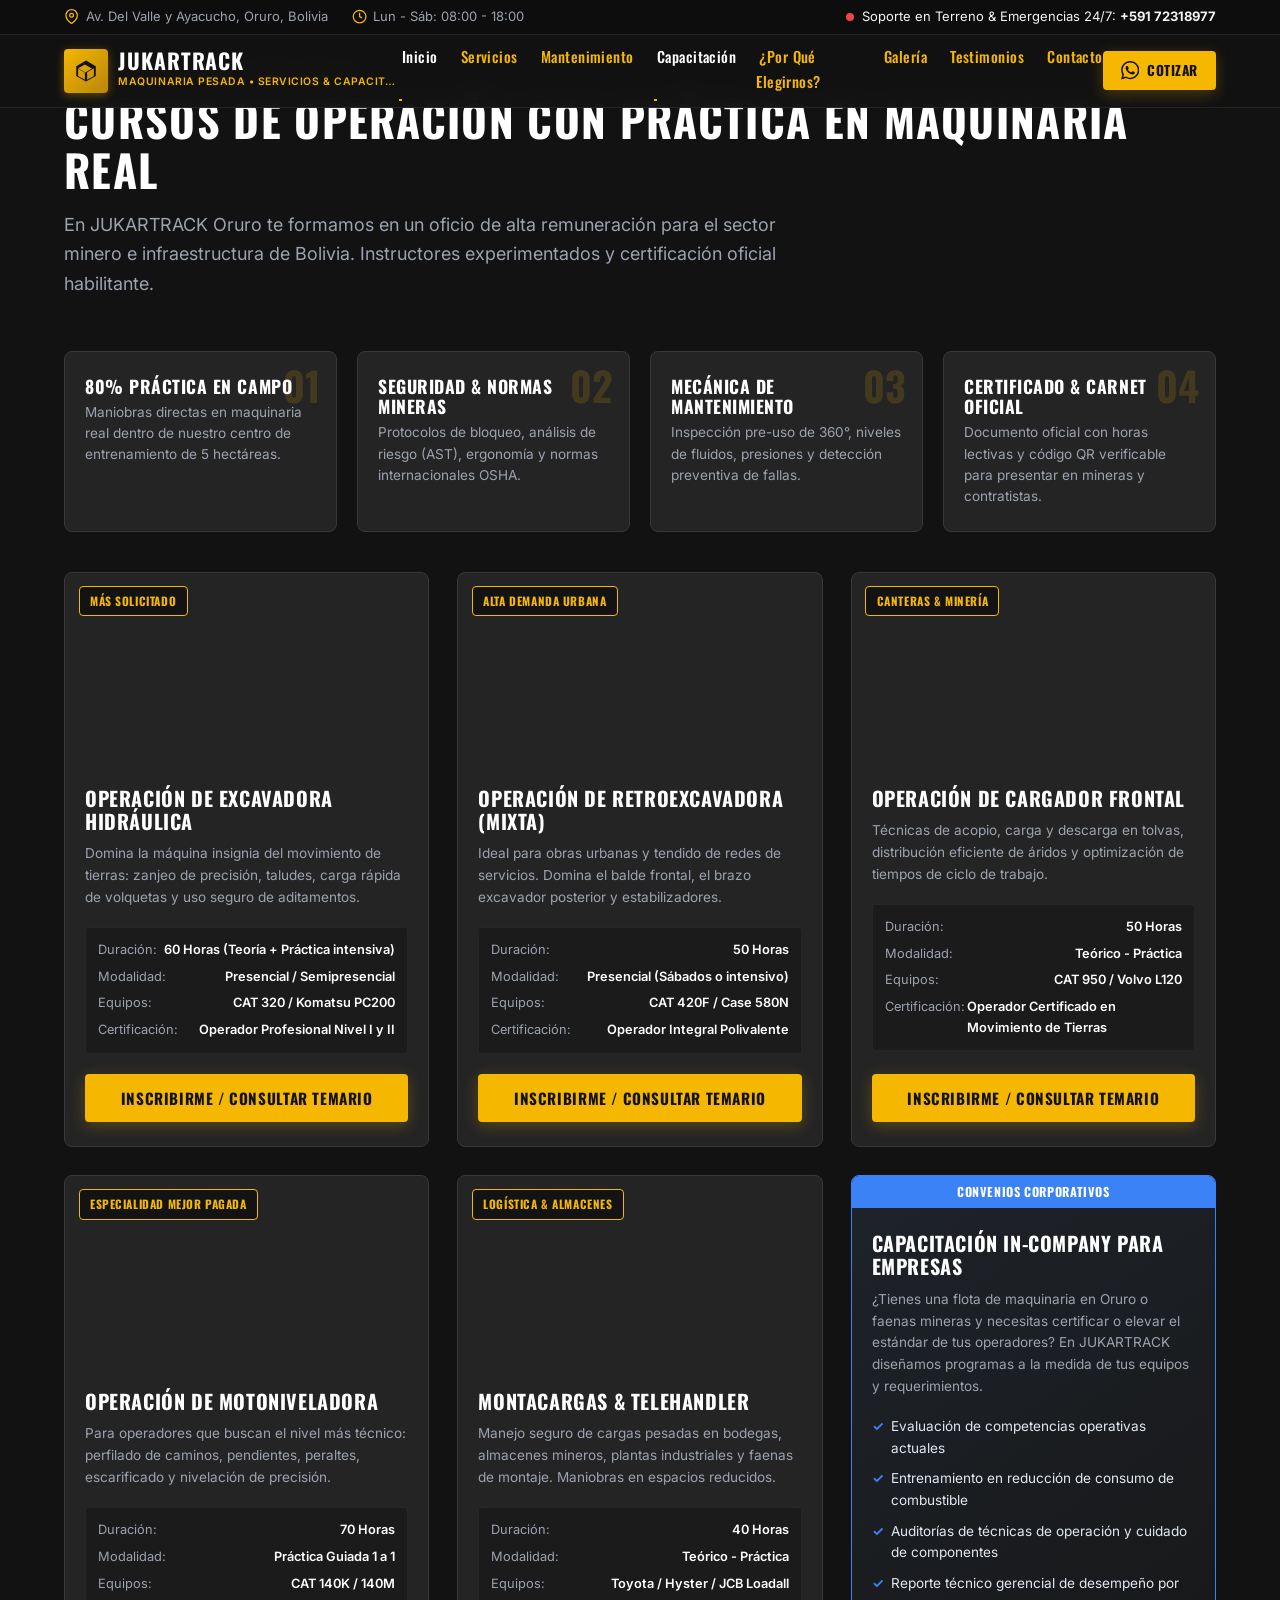
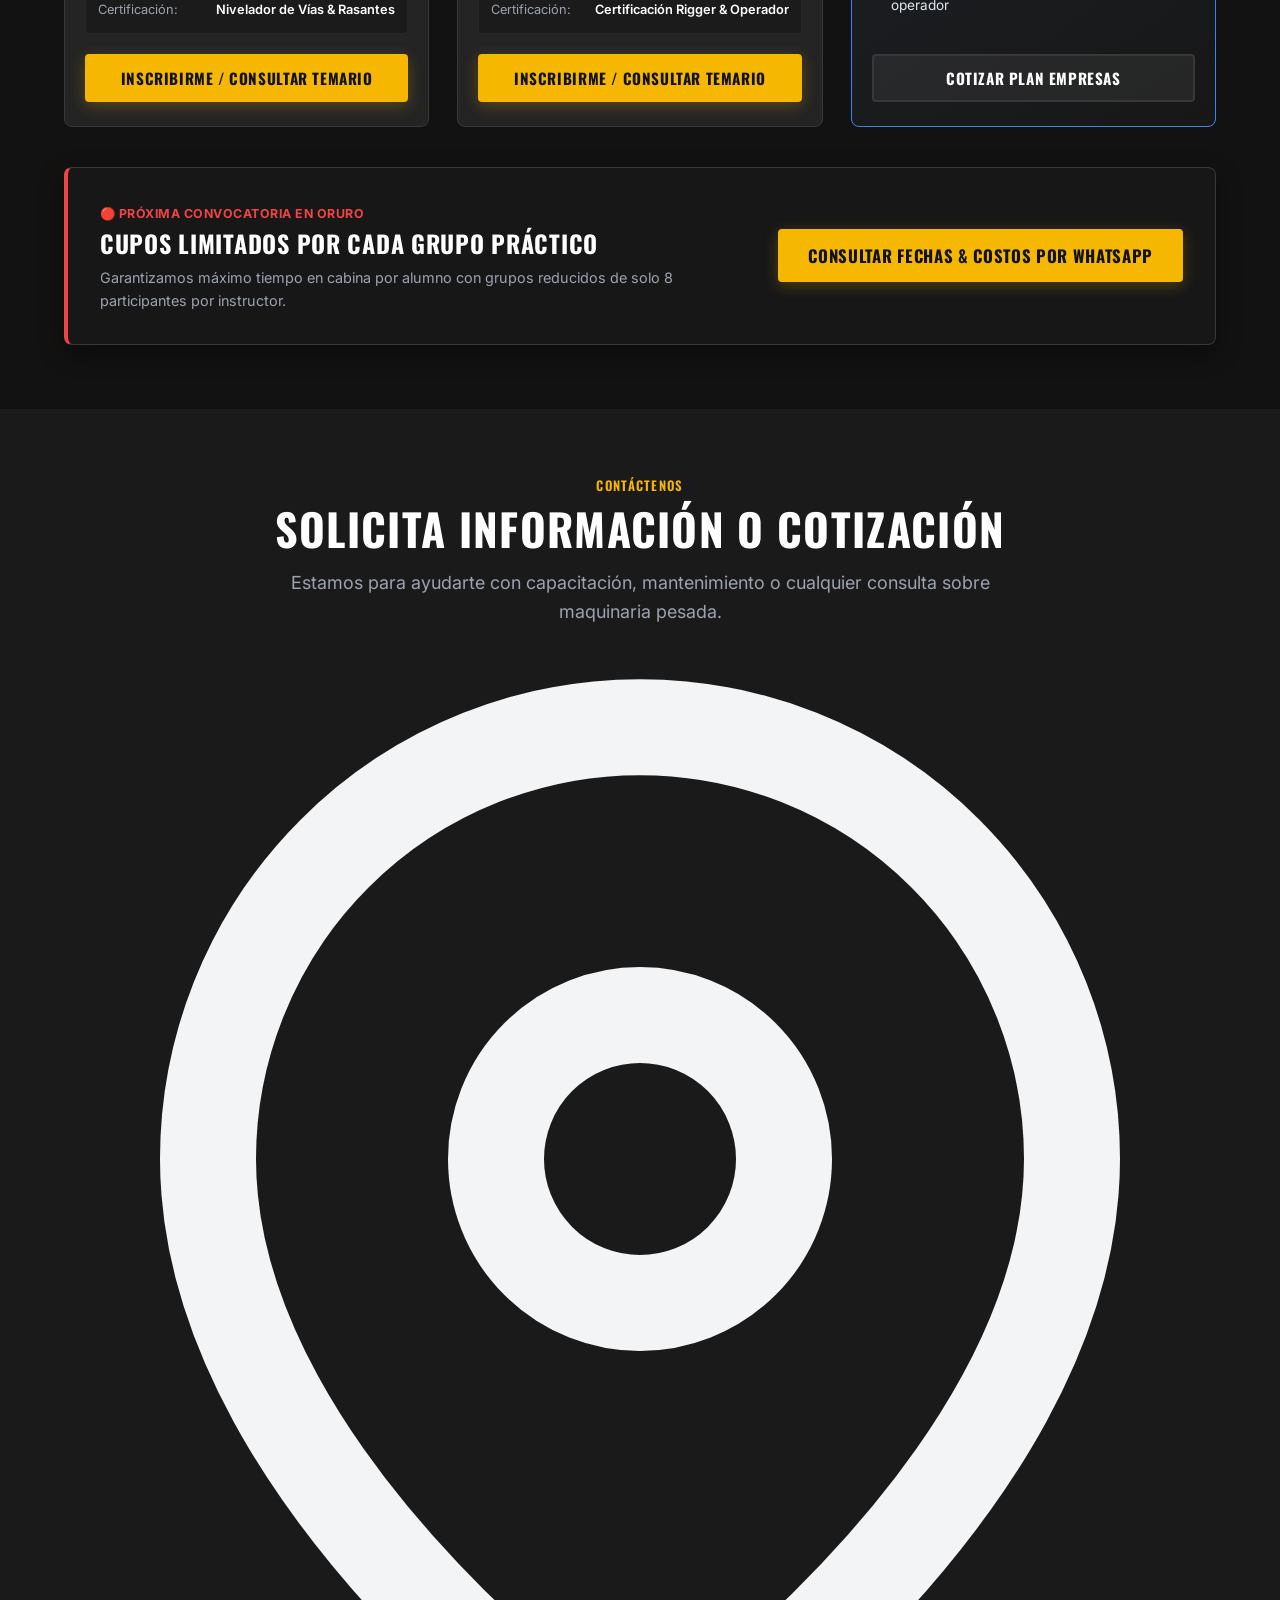
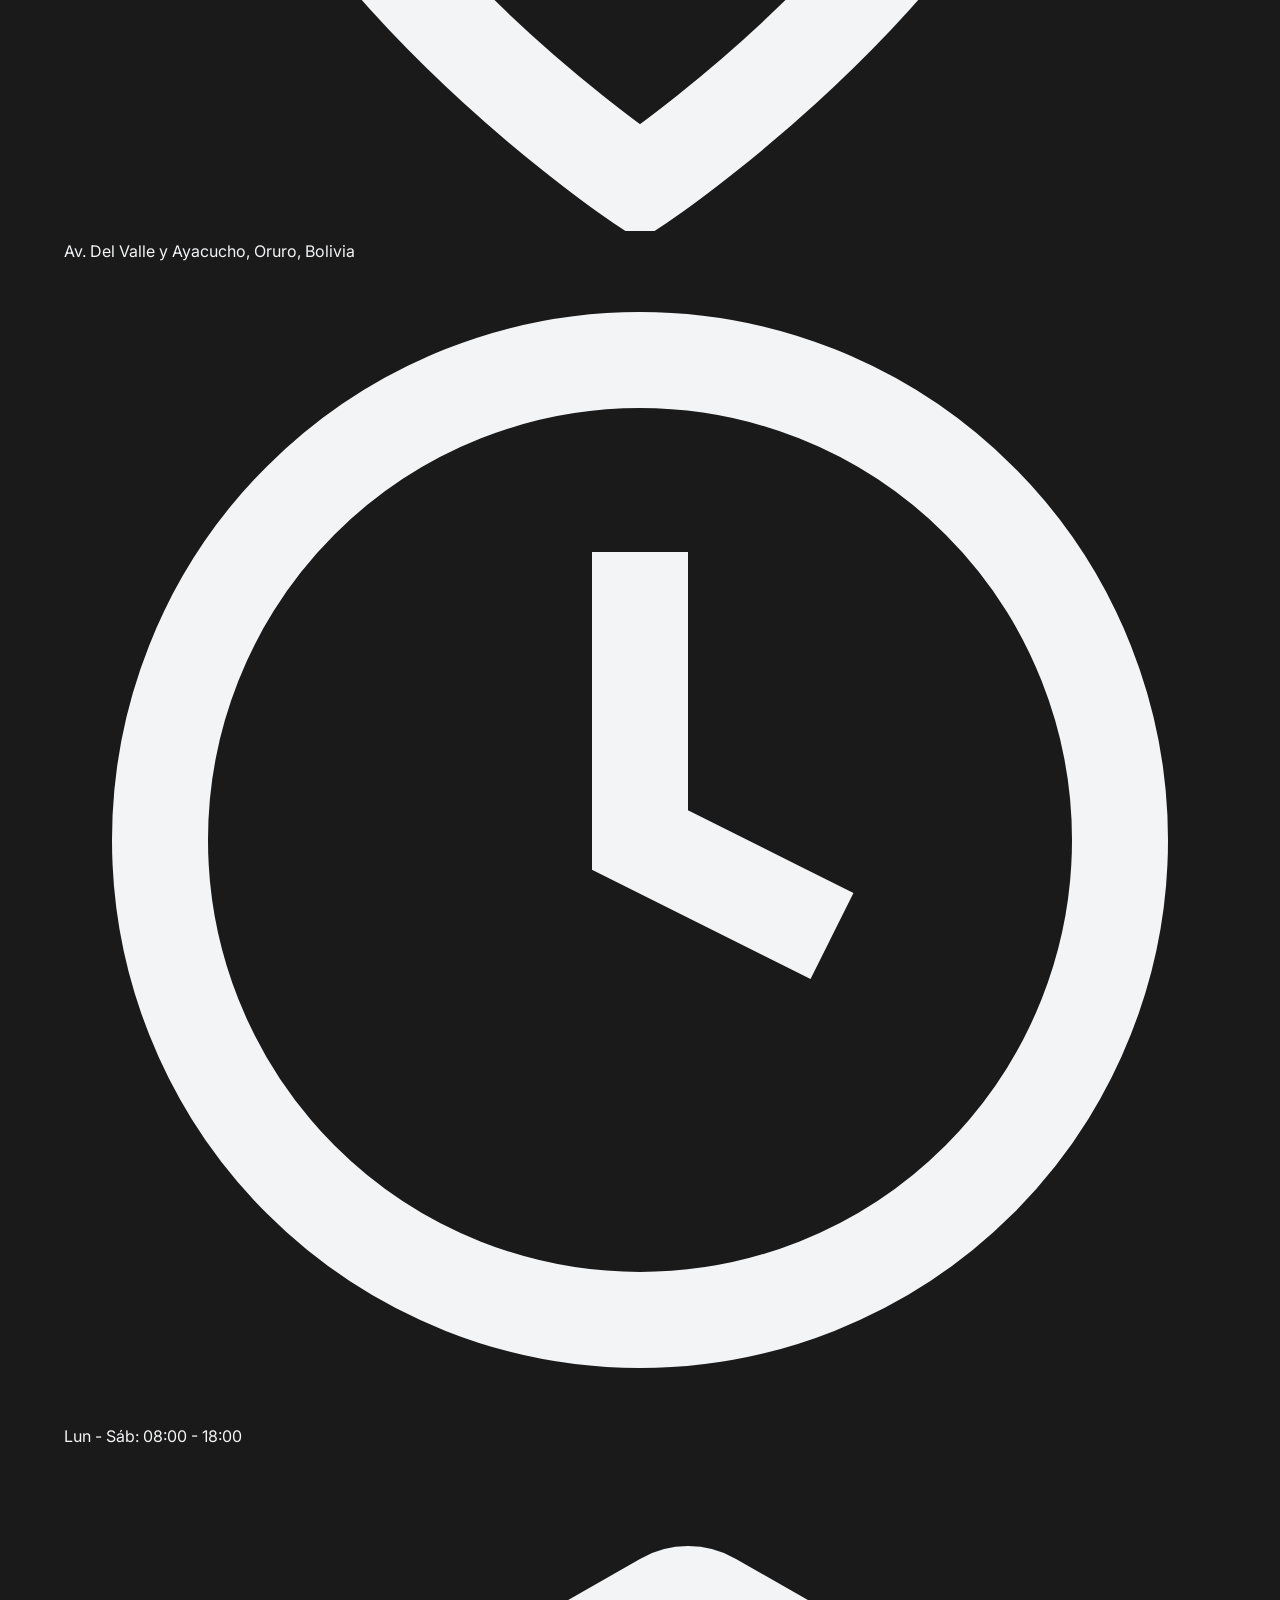
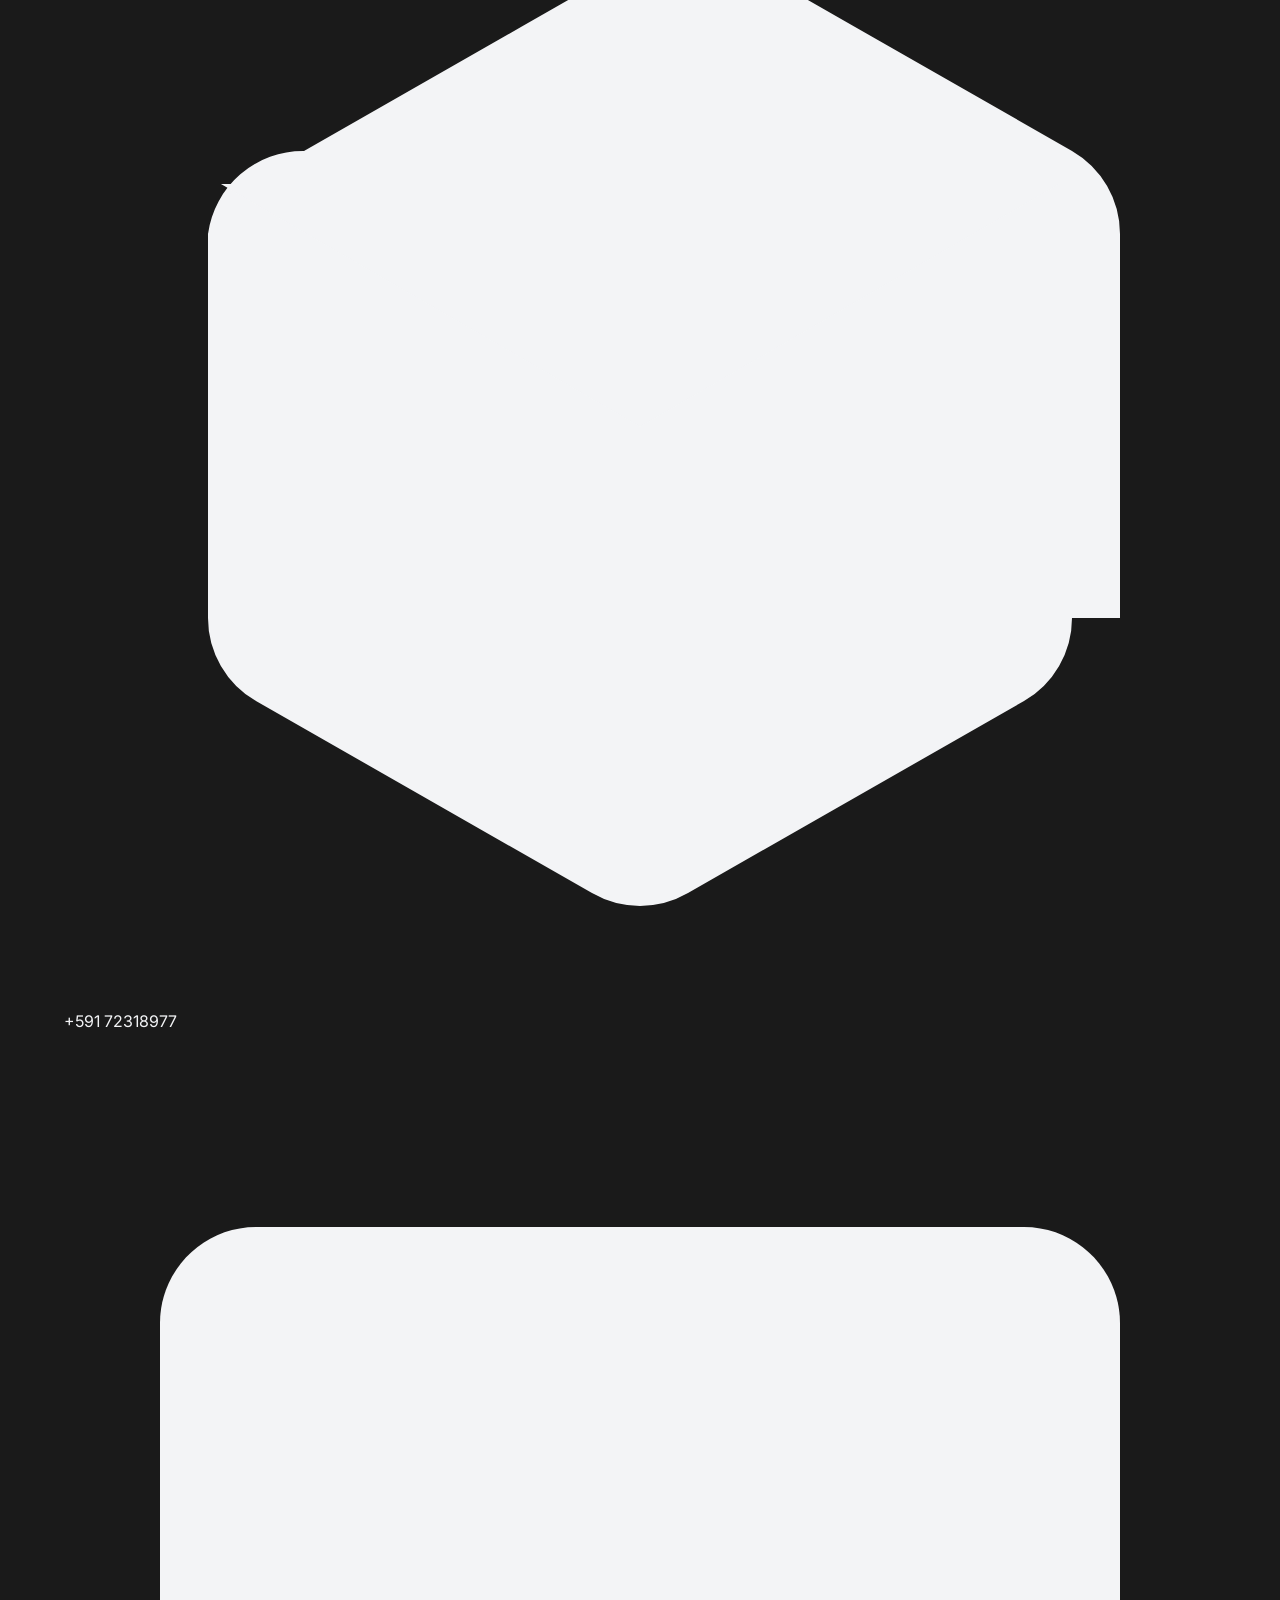
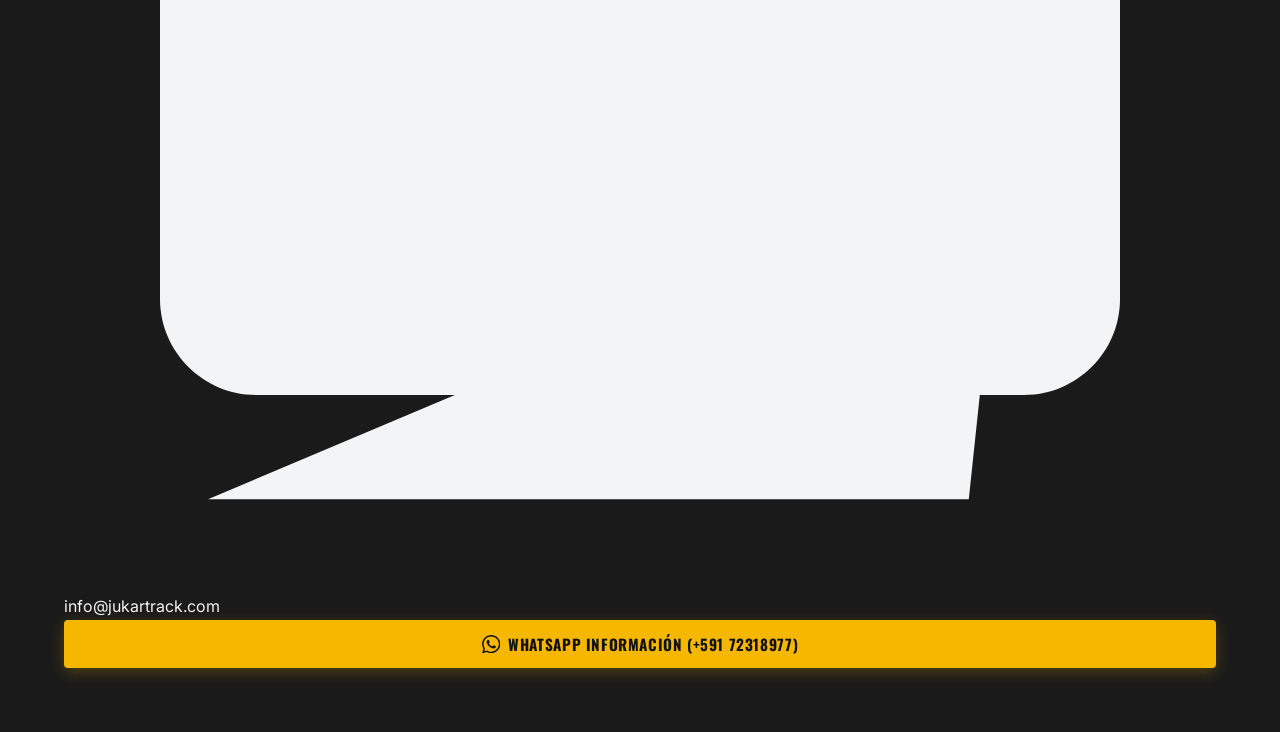
<file: capacitacion.html>
<!DOCTYPE html>
<html lang="es" class="scroll-smooth">
<head>
  <meta charset="UTF-8">
  <meta name="viewport" content="width=device-width, initial-scale=1.0, maximum-scale=5.0, viewport-fit=cover">
  <meta http-equiv="X-UA-Compatible" content="ie=edge">

  <!-- ===================================================================
     CONFIGURACIÓN SEO BÁSICA & METADATOS - JUKARTRACK
     =================================================================== -->
  <title>JUKARTRACK | Capacitación y Cursos de Operación en Oruro</title>
  <meta name="description" content="Cursos de operación de maquinaria pesada y escuela de capacitación certificada en Oruro, Bolivia">
  <meta name="keywords" content="JUKARTRACK, curso de operador de maquinaria Oruro, curso de retroexcavadora Bolivia, taller de maquinaria pesada">
  <meta name="author" content="JUKARTRACK">
  <meta name="robots" content="index, follow">

  <!-- Open Graph / Redes Sociales -->
  <meta property="og:type" content="website">
  <meta property="og:url" content="https://www.jukartrack.com/capacitacion">
  <meta property="og:title" content="JUKARTRACK | Capacitación de Operadores en Oruro, Bolivia">
  <meta property="og:description" content="Cursos de operación de maquinaria con certificación oficial en Oruro, Bolivia">
  <meta property="og:image" content="https://images.unsplash.com/photo-1578328819058-b69f3a3b0f6b?auto=format&fit=crop&w=1200&q=80">

  <!-- Twitter Cards -->
  <meta name="twitter:card" content="summary_large_image">
  <meta name="twitter:title" content="JUKARTRACK | Capacitación en Maquinaria Pesada en Oruro, Bolivia">
  <meta name="twitter:description" content="Cursos de operadores certificados para industria minera y construcción">
  <meta name="twitter:image" content="https://images.unsplash.com/photo-1578328819058-b69f3a3b0f6b?auto=format&fit=crop&w=1200&q=80">

  <!-- Google Fonts -->
  <link rel="preconnect" href="https://fonts.googleapis.com">
  <link rel="preconnect" href="https://fonts.gstatic.com" crossorigin>
  <link href="https://fonts.googleapis.com/css2?family=Inter:wght@300;400;500;600;700&family=Oswald:wght@500;600;700&display=swap" rel="stylesheet">

  <!-- Estilos Principales -->
  <link rel="stylesheet" href="styles.css?v=2.0">

  <!-- Favicon -->
  <link rel="icon" type="image/svg+xml" href="data:image/svg+xml,<svg xmlns='http://www.w3.org/2000/svg' viewBox='0 0 24 24' fill='%23F5B700'><path d='M12 2L2 7l10 5 10-5-10-5zM2 17l10 5 10-5M2 12l10 5 10-5'/></svg>">

  <style>
    body { background-color: #121212; }
    .nav-links a { color: #F5B700; }
    .nav-links a.active { color: #FFFFFF; }
    .hero-section { display: none; }
    .section-padding { padding: 4rem 0; }
  </style>
</head>

<body>

  <!-- ===================================================================
     1. HEADER FIJO & BARRA SUPERIOR
     =================================================================== -->
  <header class="site-header" id="header">
    <div class="topbar">
      <div class="container topbar-content">
        <div class="topbar-info">
          <span class="info-item">
            <svg class="icon" viewBox="0 0 24 24" fill="none" stroke="currentColor" stroke-width="2"><path d="M21 10c0 7-9 13-9 13s-9-6-9-13a9 9 0 0 1 18 0z"/><circle cx="12" cy="10" r="3"/></svg>
            <span>Av. Del Valle y Ayacucho, Oruro, Bolivia</span>
          </span>
          <span class="info-item">
            <svg class="icon" viewBox="0 0 24 24" fill="none" stroke="currentColor" stroke-width="2"><circle cx="12" cy="12" r="10"/><polyline points="12 6 12 12 16 14"/></svg>
            <span>Lun - Sáb: 08:00 - 18:00</span>
          </span>
        </div>
        <div class="topbar-emergency">
          <span class="pulse-dot"></span>
          <span>Soporte en Terreno & Emergencias 24/7: <strong>+591 72318977</strong></span>
        </div>
      </div>
    </div>

    <nav class="main-nav">
      <div class="container nav-container">
        <a href="index.html" class="brand-logo" aria-label="Ir al inicio de JUKARTRACK">
          <div class="logo-mark">
            <svg viewBox="0 0 32 32" fill="currentColor">
              <path d="M16 2L3 9.5v13L16 30l13-7.5v-13L16 2zm-1.5 5.2l9.5 5.5-9.5 5.5-9.5-5.5 9.5-5.5zM5.5 12.3l9 5.2v10.3l-9-5.2V12.3zm12 15.5V17.5l9-5.2v10.3l-9 5.2z"/>
            </svg>
          </div>
          <div class="logo-text">
            <span class="brand-name">JUKARTRACK</span>
            <span class="brand-sub">MAQUINARIA PESADA • SERVICIOS & CAPACITACIÓN</span>
          </div>
        </a>

        <ul class="nav-links" id="navLinks">
          <li><a href="index.html" class="nav-link active">Inicio</a></li>
          <li><a href="servicios.html" class="nav-link">Servicios</a></li>
          <li><a href="mantenimiento.html" class="nav-link">Mantenimiento</a></li>
          <li><a href="capacitacion.html" class="nav-link active">Capacitación</a></li>
          <li><a href="#nosotros" class="nav-link">¿Por Qué Elegirnos?</a></li>
          <li><a href="#galeria" class="nav-link">Galería</a></li>
          <li><a href="#testimonios" class="nav-link">Testimonios</a></li>
          <li><a href="#contacto" class="nav-link">Contacto</a></li>
        </ul>

        <div class="nav-backdrop" id="navBackdrop" aria-hidden="true"></div>

        <div class="nav-actions">
          <a href="https://wa.me/59172318977?text=Hola%20JUKARTRACK,%20deseo%20solicitar%20una%20cotizaci%C3%B3n" target="_blank" rel="noopener noreferrer" class="btn btn-primary btn-sm nav-cta-btn">
            <svg class="icon" viewBox="0 0 24 24" fill="currentColor"><path d="M.057 24l1.687-6.163c-1.041-1.804-1.588-3.849-1.587-5.946.003-6.556 5.338-11.891 11.893-11.891 3.181.001 6.167 1.24 8.413 3.488 2.245 2.248 3.481 5.236 3.48 8.414-.003 6.557-5.338 11.892-11.893 11.892-1.99-.001-3.951-.5-5.688-1.448l-6.305 1.654zm6.597-3.807c1.676.995 3.276 1.591 5.392 1.592 5.448 0 9.886-4.434 9.889-9.885.002-5.462-4.415-9.89-9.881-9.892-5.452 0-9.887 4.434-9.889 9.884-.001 2.225.651 3.891 1.746 5.634l-.999 3.648 3.742-.981zm11.387-5.464c-.074-.124-.272-.198-.57-.347-.297-.149-1.758-.868-2.031-.967-.272-.099-.47-.149-.669.149-.198.297-.768.967-.941 1.165-.173.198-.347.223-.644.074-.297-.149-1.255-.462-2.39-1.475-.883-.788-1.48-1.761-1.653-2.059-.173-.297-.018-.458.13-.606.134-.133.297-.347.446-.521.151-.172.2-.296.3-.495.099-.198.05-.372-.025-.521-.075-.148-.669-1.611-.916-2.206-.242-.579-.487-.501-.669-.51l-.57-.01c-.198 0-.52.074-.792.372s-1.04 1.016-1.04 2.479 1.065 2.876 1.213 3.074c.149.198 2.095 3.2 5.076 4.487.709.306 1.263.489 1.694.626.712.226 1.36.194 1.872.118.571-.085 1.758-.719 2.006-1.413.248-.695.248-1.29.173-1.414z"/></svg>
            <span>Cotizar</span>
          </a>

          <button class="hamburger-btn" id="mobileMenuBtn" aria-label="Abrir menú de navegación" aria-expanded="false" aria-controls="navLinks">
            <span class="hamburger-bar"></span>
            <span class="hamburger-bar"></span>
            <span class="hamburger-bar"></span>
          </button>
        </div>
      </div>
    </nav>
  </header>

  <!-- ===================================================================
     2. SECCIÓN: CAPACITACIÓN Y ENSEÑANZA DE OPERACIÓN
     =================================================================== -->
  <main>
    <section class="section-padding bg-darker" id="capacitacion">
      <div class="container">
        <div class="section-header">
          <span class="section-eyebrow">ESCUELA DE OPERADORES PROFESIONALES</span>
          <h2 class="section-title">Cursos de Operación con Práctica en Maquinaria Real</h2>
          <p class="section-subtitle">
            En JUKARTRACK Oruro te formamos en un oficio de alta remuneración para el sector minero e infraestructura de Bolivia. Instructores experimentados y certificación oficial habilitante.
          </p>
        </div>

        <!-- Pilares del Programa -->
        <div class="training-pillars-grid">
          <div class="pillar-item">
            <span class="pillar-num">01</span>
            <h4>80% Práctica en Campo</h4>
            <p>Maniobras directas en maquinaria real dentro de nuestro centro de entrenamiento de 5 hectáreas.</p>
          </div>
          <div class="pillar-item">
            <span class="pillar-num">02</span>
            <h4>Seguridad & Normas Mineras</h4>
            <p>Protocolos de bloqueo, análisis de riesgo (AST), ergonomía y normas internacionales OSHA.</p>
          </div>
          <div class="pillar-item">
            <span class="pillar-num">03</span>
            <h4>Mecánica de Mantenimiento</h4>
            <p>Inspección pre-uso de 360°, niveles de fluidos, presiones y detección preventiva de fallas.</p>
          </div>
          <div class="pillar-item">
            <span class="pillar-num">04</span>
            <h4>Certificado & Carnet Oficial</h4>
            <p>Documento oficial con horas lectivas y código QR verificable para presentar en mineras y contratistas.</p>
          </div>
        </div>

        <!-- Catálogo de Cursos por Máquina -->
        <div class="courses-grid">
          <!-- Curso 1: Excavadora -->
          <div class="course-card">
            <div class="course-card-img" style="background-image: url('https://images.unsplash.com/photo-1578328819058-b69f3a3b0f6b?auto=format&fit=crop&w=600&q=80');">
              <span class="course-badge">MÁS SOLICITADO</span>
            </div>
            <div class="course-card-content">
              <h3 class="course-title">Operación de Excavadora Hidráulica</h3>
              <p class="course-summary">Domina la máquina insignia del movimiento de tierras: zanjeo de precisión, taludes, carga rápida de volquetas y uso seguro de aditamentos.</p>
              
              <div class="course-meta">
                <div class="meta-row">
                  <span class="meta-label">Duración:</span>
                  <span class="meta-val">60 Horas (Teoría + Práctica intensiva)</span>
                </div>
                <div class="meta-row">
                  <span class="meta-label">Modalidad:</span>
                  <span class="meta-val">Presencial / Semipresencial</span>
                </div>
                <div class="meta-row">
                  <span class="meta-label">Equipos:</span>
                  <span class="meta-val">CAT 320 / Komatsu PC200</span>
                </div>
                <div class="meta-row">
                  <span class="meta-label">Certificación:</span>
                  <span class="meta-val">Operador Profesional Nivel I y II</span>
                </div>
              </div>

              <a href "#contacto" class="btn btn-primary btn-block course-cta-btn" data-course="Excavadora Hidráulica">Inscribirme / Consultar Temario</a>
            </div>
          </div>

          <!-- Curso 2: Retroexcavadora -->
          <div class="course-card">
            <div class="course-card-img" style="background-image: url('https://images.unsplash.com/photo-1621905251189-08b45d6a269e?auto=format&fit=crop&w=600&q=80');">
              <span class="course-badge">ALTA DEMANDA URBANA</span>
            </div>
            <div class="course-card-content">
              <h3 class="course-title">Operación de Retroexcavadora (Mixta)</h3>
              <p class="course-summary">Ideal para obras urbanas y tendido de redes de servicios. Domina el balde frontal, el brazo excavador posterior y estabilizadores.</p>
              
              <div class="course-meta">
                <div class="meta-row">
                  <span class="meta-label">Duración:</span>
                  <span class="meta-val">50 Horas</span>
                </div>
                <div class="meta-row">
                  <span class="meta-label">Modalidad:</span>
                  <span class="meta-val">Presencial (Sábados o intensivo)</span>
                </div>
                <div class="meta-row">
                  <span class="meta-label">Equipos:</span>
                  <span class="meta-val">CAT 420F / Case 580N</span>
                </div>
                <div class="meta-row">
                  <span class="meta-label">Certificación:</span>
                  <span class="meta-val">Operador Integral Polivalente</span>
                </div>
              </div>

              <a href "#contacto" class="btn btn-primary btn-block course-cta-btn" data-course="Retroexcavadora">Inscribirme / Consultar Temario</a>
            </div>
          </div>

          <!-- Curso 3: Cargador Frontal -->
          <div class="course-card">
            <div class="course-card-img" style="background-image: url('https://images.unsplash.com/photo-1616432043562-3671ea2e5242?auto=format&fit=crop&w=600&q=80');">
              <span class="course-badge">CANTERAS & MINERÍA</span>
            </div>
            <div class="course-card-content">
              <h3 class="course-title">Operación de Cargador Frontal</h3>
              <p class="course-summary">Técnicas de acopio, carga y descarga en tolvas, distribución eficiente de áridos y optimización de tiempos de ciclo de trabajo.</p>
              
              <div class="course-meta">
                <div class="meta-row">
                  <span class="meta-label">Duración:</span>
                  <span class="meta-val">50 Horas</span>
                </div>
                <div class="meta-row">
                  <span class="meta-label">Modalidad:</span>
                  <span class="meta-val">Teórico - Práctica</span>
                </div>
                <div class="meta-row">
                  <span class="meta-label">Equipos:</span>
                  <span class="meta-val">CAT 950 / Volvo L120</span>
                </div>
                <div class="meta-row">
                  <span class="meta-label">Certificación:</span>
                  <span class="meta-val">Operador Certificado en Movimiento de Tierras</span>
                </div>
              </div>

              <a href "#contacto" class="btn btn-primary btn-block course-cta-btn" data-course="Cargador Frontal">Inscribirme / Consultar Temario</a>
            </div>
          </div>

          <!-- Curso 4: Motoniveladora -->
          <div class="course-card">
            <div class="course-card-img" style="background-image: url('https://images.unsplash.com/photo-1541888946425-d0fbb186c5f7?auto=format&fit=crop&w=600&q=80');">
              <span class="course-badge">ESPECIALIDAD MEJOR PAGADA</span>
            </div>
            <div class="course-card-content">
              <h3 class="course-title">Operación de Motoniveladora</h3>
              <p class="course-summary">Para operadores que buscan el nivel más técnico: perfilado de caminos, pendientes, peraltes, escarificado y nivelación de precisión.</p>
              
              <div class="course-meta">
                <div class="meta-row">
                  <span class="meta-label">Duración:</span>
                  <span class="meta-val">70 Horas</span>
                </div>
                <div class="meta-row">
                  <span class="meta-label">Modalidad:</span>
                  <span class="meta-val">Práctica Guiada 1 a 1</span>
                </div>
                <div class="meta-row">
                  <span class="meta-label">Equipos:</span>
                  <span class="meta-val">CAT 140K / 140M</span>
                </div>
                <div class="meta-row">
                  <span class="meta-label">Certificación:</span>
                  <span class="meta-val">Nivelador de Vías & Rasantes</span>
                </div>
              </div>

              <a href "#contacto" class="btn btn-primary btn-block course-cta-btn" data-course="Motoniveladora">Inscribirme / Consultar Temario</a>
            </div>
          </div>

          <!-- Curso 5: Montacargas & Manipulador Telescópico -->
          <div class="course-card">
            <div class="course-card-img" style="background-image: url('https://images.unsplash.com/photo-1586528116311-ad8dd3c8310d?auto=format&fit=crop&w=600&q=80');">
              <span class="course-badge">LOGÍSTICA & ALMACENES</span>
            </div>
            <div class="course-card-content">
              <h3 class="course-title">Montacargas & Telehandler</h3>
              <p class="course-summary">Manejo seguro de cargas pesadas en bodegas, almacenes mineros, plantas industriales y faenas de montaje. Maniobras en espacios reducidos.</p>
              
              <div class="course-meta">
                <div class="meta-row">
                  <span class="meta-label">Duración:</span>
                  <span class="meta-val">40 Horas</span>
                </div>
                <div class="meta-row">
                  <span class="meta-label">Modalidad:</span>
                  <span class="meta-val">Teórico - Práctica</span>
                </div>
                <div class="meta-row">
                  <span class="meta-label">Equipos:</span>
                  <span class="meta-val">Toyota / Hyster / JCB Loadall</span>
                </div>
                <div class="meta-row">
                  <span class="meta-label">Certificación:</span>
                  <span class="meta-val">Certificación Rigger & Operador</span>
                </div>
              </div>

              <a href "#contacto" class="btn btn-primary btn-block course-cta-btn" data-course="Montacargas">Inscribirme / Consultar Temario</a>
            </div>
          </div>

          <!-- Tarjeta Especial: Capacitación a Empresas -->
          <div class="course-card corporate-card">
            <div class="corporate-badge">CONVENIOS CORPORATIVOS</div>
            <div class="course-card-content">
              <h3 class="course-title">Capacitación In-Company para Empresas</h3>
              <p class="course-summary">¿Tienes una flota de maquinaria en Oruro o faenas mineras y necesitas certificar o elevar el estándar de tus operadores? En JUKARTRACK diseñamos programas a la medida de tus equipos y requerimientos.</p>
              
              <ul class="corporate-list">
                <li>Evaluación de competencias operativas actuales</li>
                <li>Entrenamiento en reducción de consumo de combustible</li>
                <li>Auditorías de técnicas de operación y cuidado de componentes</li>
                <li>Reporte técnico gerencial de desempeño por operador</li>
              </ul>

              <a href "#contacto" class="btn btn-secondary btn-block course-cta-btn" data-course="Capacitación Corporativa">Cotizar Plan Empresas</a>
            </div>
          </div>
        </div>

        <!-- Banner de Próximos Inicios -->
        <div class="cta-banner cta-banner-dark">
          <div class="cta-banner-content">
            <span class="pulse-badge">🔴 PRÓXIMA CONVOCATORIA EN ORURO</span>
            <h3 class="cta-banner-title">Cupos Limitados por Cada Grupo Práctico</h3>
            <p class="cta-banner-desc">Garantizamos máximo tiempo en cabina por alumno con grupos reducidos de solo 8 participantes por instructor.</p>
          </div>
          <div class="cta-banner-actions">
            <a href "https://wa.me/59172318977?text=Hola%20JUKARTRACK,%20deseo%20informaci%C3%B3n%20sobre%20las%20fechas%20de%20los%20cursos%20de%20maquinaria" target="_blank" rel="noopener noreferrer" class="btn btn-primary btn-lg">
              <span>Consultar Fechas & Costos por WhatsApp</span>
            </a>
          </div>
        </div>
      </div>
    </section>
  </main>

  <!-- ===================================================================
     3. FOOTER / CONTACTO
     =================================================================== -->
  <footer class="section-padding bg-dark" id="contacto">
    <div class="container">
      <div class="section-header text-center">
        <span class="section-eyebrow">CONTÁCTENOS</span>
        <h2 class="section-title">Solicita Información o Cotización</h2>
        <p class="section-subtitle">
          Estamos para ayudarte con capacitación, mantenimiento o cualquier consulta sobre maquinaria pesada.
        </p>
      </div>
      
      <div class="contact-info">
        <div class="contact-item">
          <svg class="icon" viewBox="0 0 24 24" fill="none" stroke="currentColor" stroke-width="2"><path d="M21 10c0 7-9 13-9 13s-9-6-9-13a9 9 0 0 1 18 0z"/><circle cx="12" cy="10" r="3"/></svg>
          <span>Av. Del Valle y Ayacucho, Oruro, Bolivia</span>
        </div>
        <div class="contact-item">
          <svg class="icon" viewBox="0 0 24 24" fill="none" stroke="currentColor" stroke-width="2"><circle cx="12" cy="12" r="10"/><polyline points="12 6 12 12 16 14"/></svg>
          <span>Lun - Sáb: 08:00 - 18:00</span>
        </div>
        <div class="contact-item">
          <a href="tel:+59172318977" class="contact-phone"><svg class="icon" viewBox="0 0 24 24" fill="currentColor"><path d="M22 16V8a2 2 0 0 0-1-1.73l-7-4a2 2 0 0 0-2 0l-7 4A2 2 0 0 0 3 8v8a2 2 0 0 0 1 1.73l7 4a2 2 0 0 0 2 0l7-4A2 2 0 0 0 21 16z"/><polyline points="3.27 6.96 12 12.01 20.73 6.96"/><line x1="12" y1="22.08" x2="12" y2="12"/></svg>+591 72318977</a>
        </div>
        <div class="contact-item">
          <a href="mailto:info@jukartrack.com" class="contact-email"><svg class="icon" viewBox="0 0 24 24" fill="currentColor"><path d="M4 4h16c1.1 0 2 .9 2 2v12c0 1.1-.9 2-2 2H4c-1.1 0-2-.9-2-2V6c0-1.1.9-2 2-2z"/><path d="M22 7l-5 5-5-5m7.59 8.17l-.74 7H3"/><path d="M2 1l20 2"/><path d="M2 21l20-2"/></svg>info@jukartrack.com</a>
        </div>
      </div>
      
      <div class="contact-cta">
        <a href "https://wa.me/59172318977?text=Hola%20JUKARTRACK,%20deseo%20informaci%C3%B3n%20sobre%20las%20fechas%20de%20los%20cursos%20de%20maquinaria" target="_blank" rel="noopener noreferrer" class="btn btn-primary btn-block">
          <svg class="icon" viewBox="0 0 24 24" fill="currentColor"><path d="M.057 24l1.687-6.163c-1.041-1.804-1.588-3.849-1.587-5.946.003-6.556 5.338-11.891 11.893-11.891 3.181.001 6.167 1.24 8.413 3.488 2.245 2.248 3.481 5.236 3.48 8.414-.003 6.557-5.338 11.892-11.893 11.892-1.99-.001-3.951-.5-5.688-1.448l-6.305 1.654zm6.597-3.807c1.676.995 3.276 1.591 5.392 1.592 5.448 0 9.886-4.434 9.889-9.885.002-5.462-4.415-9.89-9.881-9.892-5.452 0-9.887 4.434-9.889 9.884-.001 2.225.651 3.891 1.746 5.634l-.999 3.648 3.742-.981zm11.387-5.464c-.074-.124-.272-.198-.57-.347-.297-.149-1.758-.868-2.031-.967-.272-.099-.47-.149-.669.149-.198.297-.768.967-.941 1.165-.173.198-.347.223-.644.074-.297-.149-1.255-.462-2.39-1.475-.883-.788-1.48-1.761-1.653-2.059-.173-.297-.018-.458.13-.606.134-.133.297-.347.446-.521.151-.172.2-.296.3-.495.099-.198.05-.372-.025-.521-.075-.148-.669-1.611-.916-2.206-.242-.579-.487-.501-.669-.51l-.57-.01c-.198 0-.52.074-.792.372s-1.04 1.016-1.04 2.479 1.065 2.876 1.213 3.074c.149.198 2.095 3.2 5.076 4.487.709.306 1.263.489 1.694.626.712.226 1.36.194 1.872.118.571-.085 1.758-.719 2.006-1.413.248-.695.248-1.29.173-1.414z"/></svg>
          <span>WhatsApp Información (+591 72318977)</span>
        </a>
      </div>
    </div>
  </footer>

  <!-- Scripts -->
  <script src="script.js"></script>
</body>
</html>
</file>
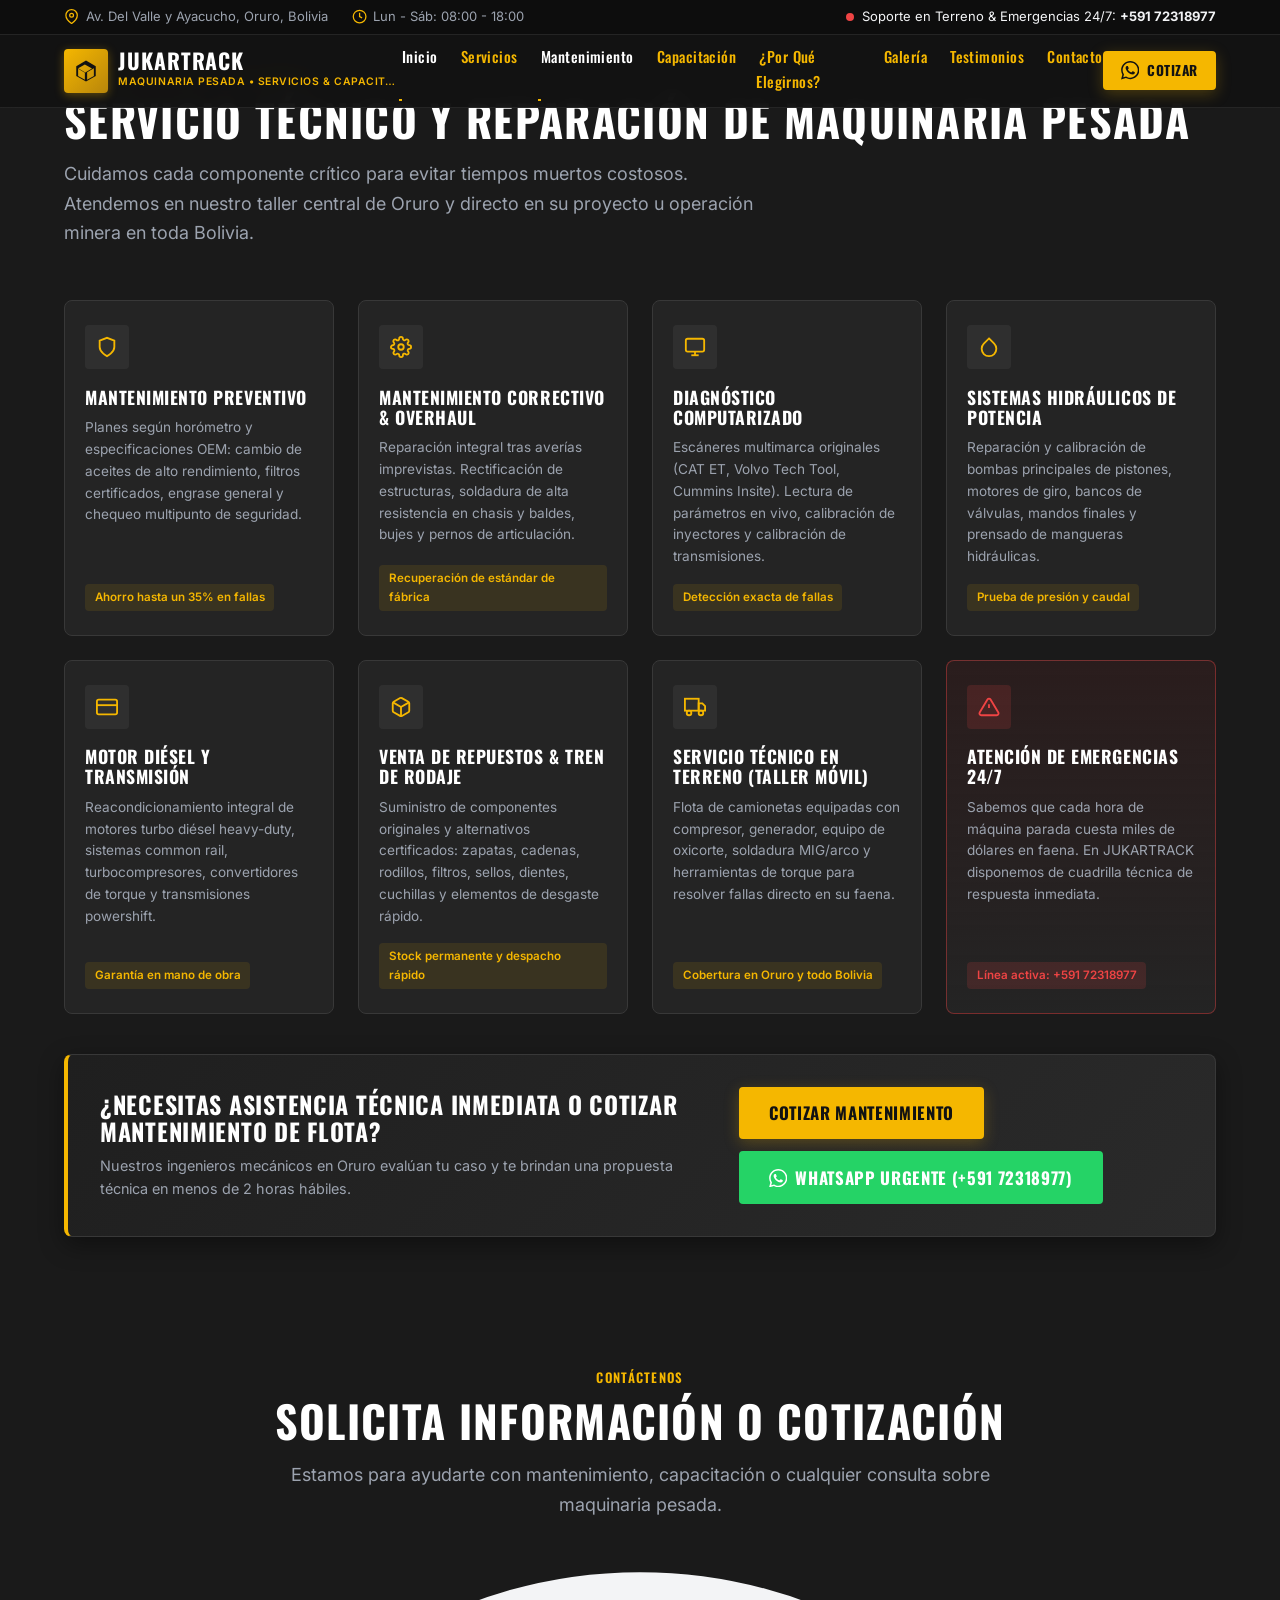
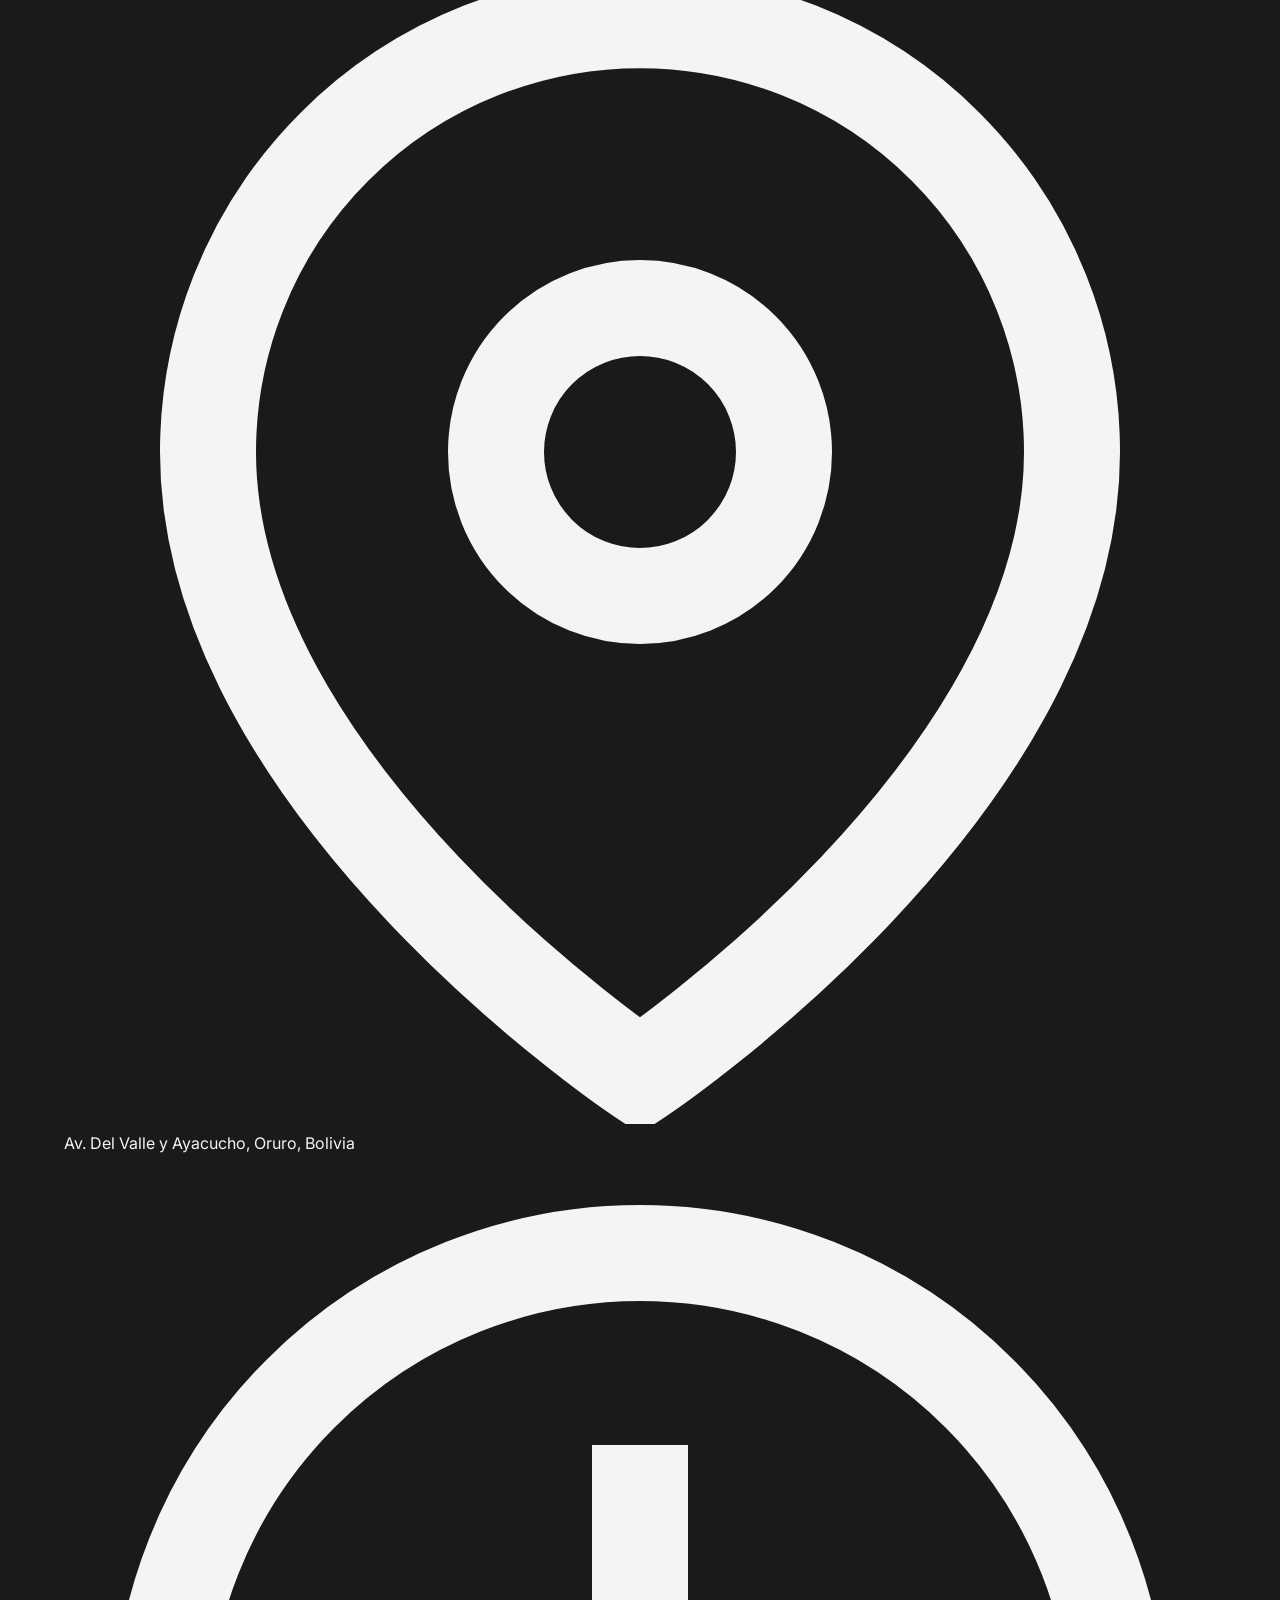
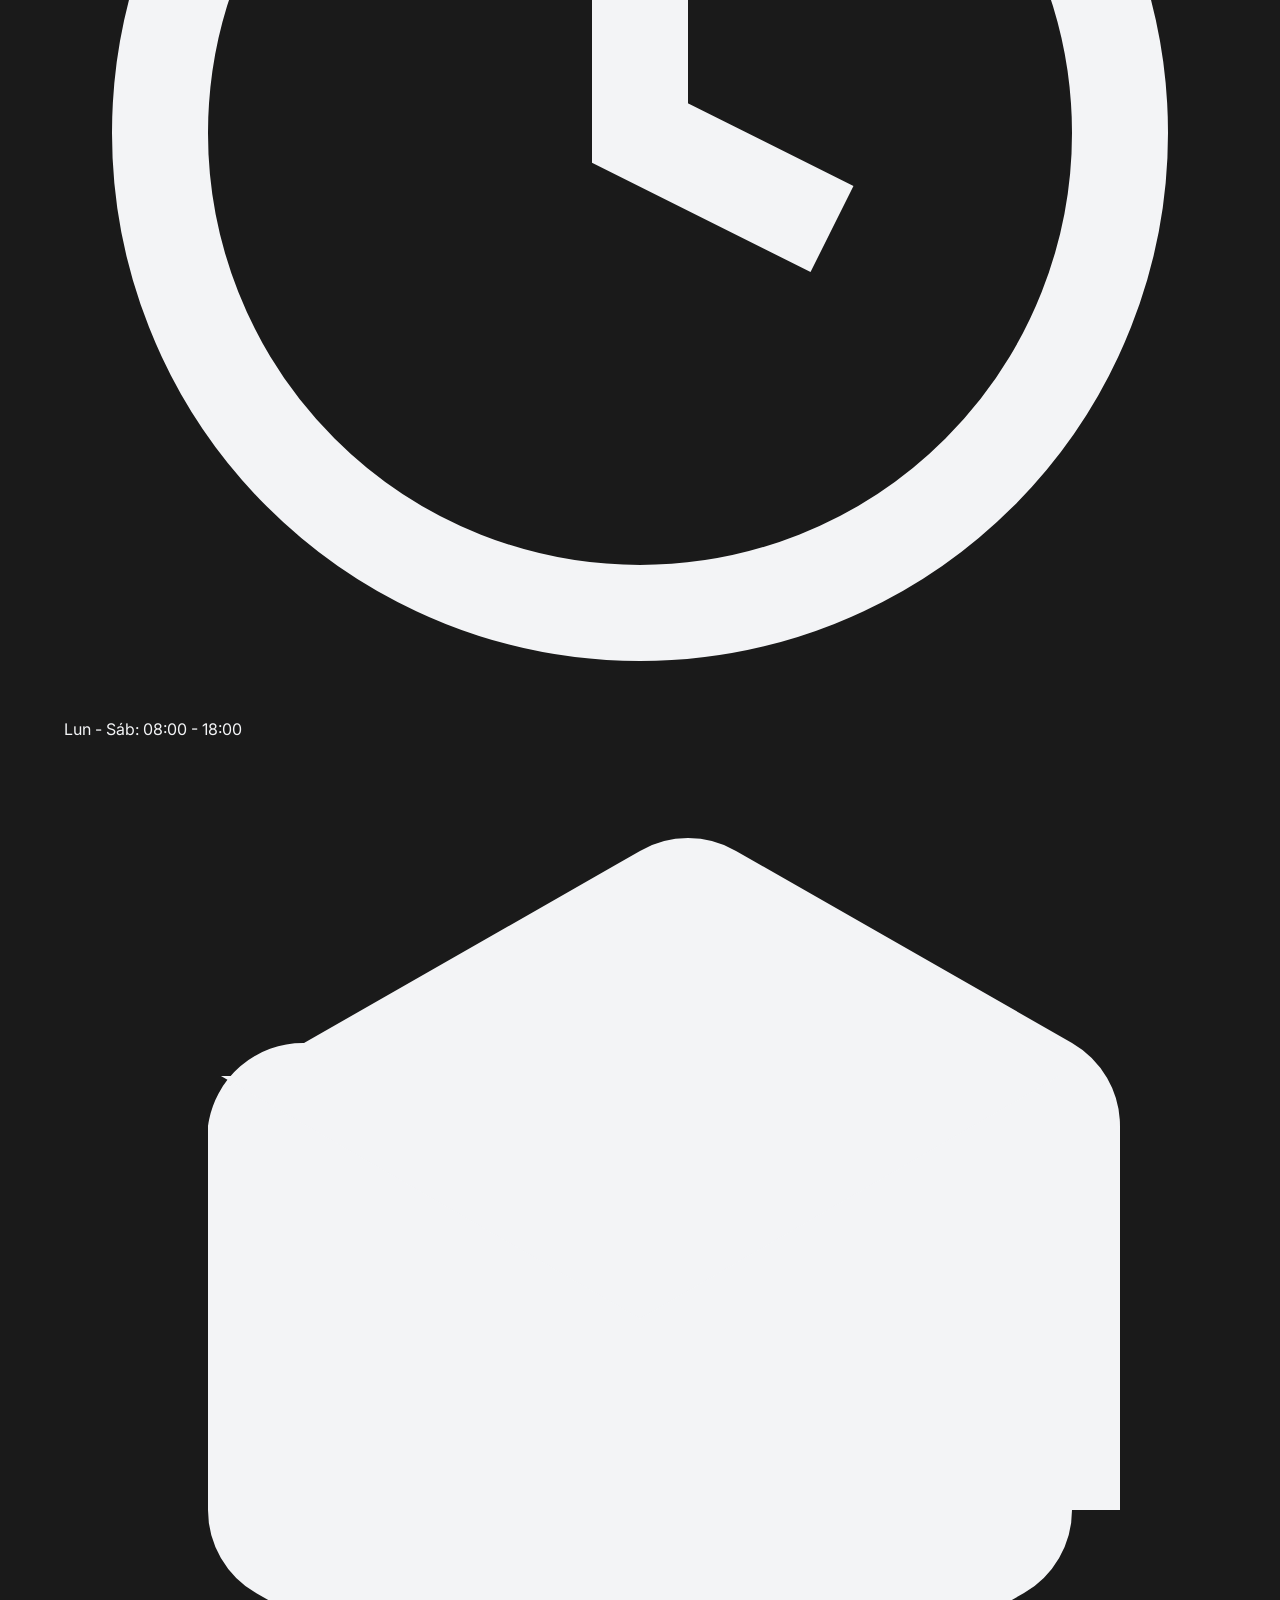
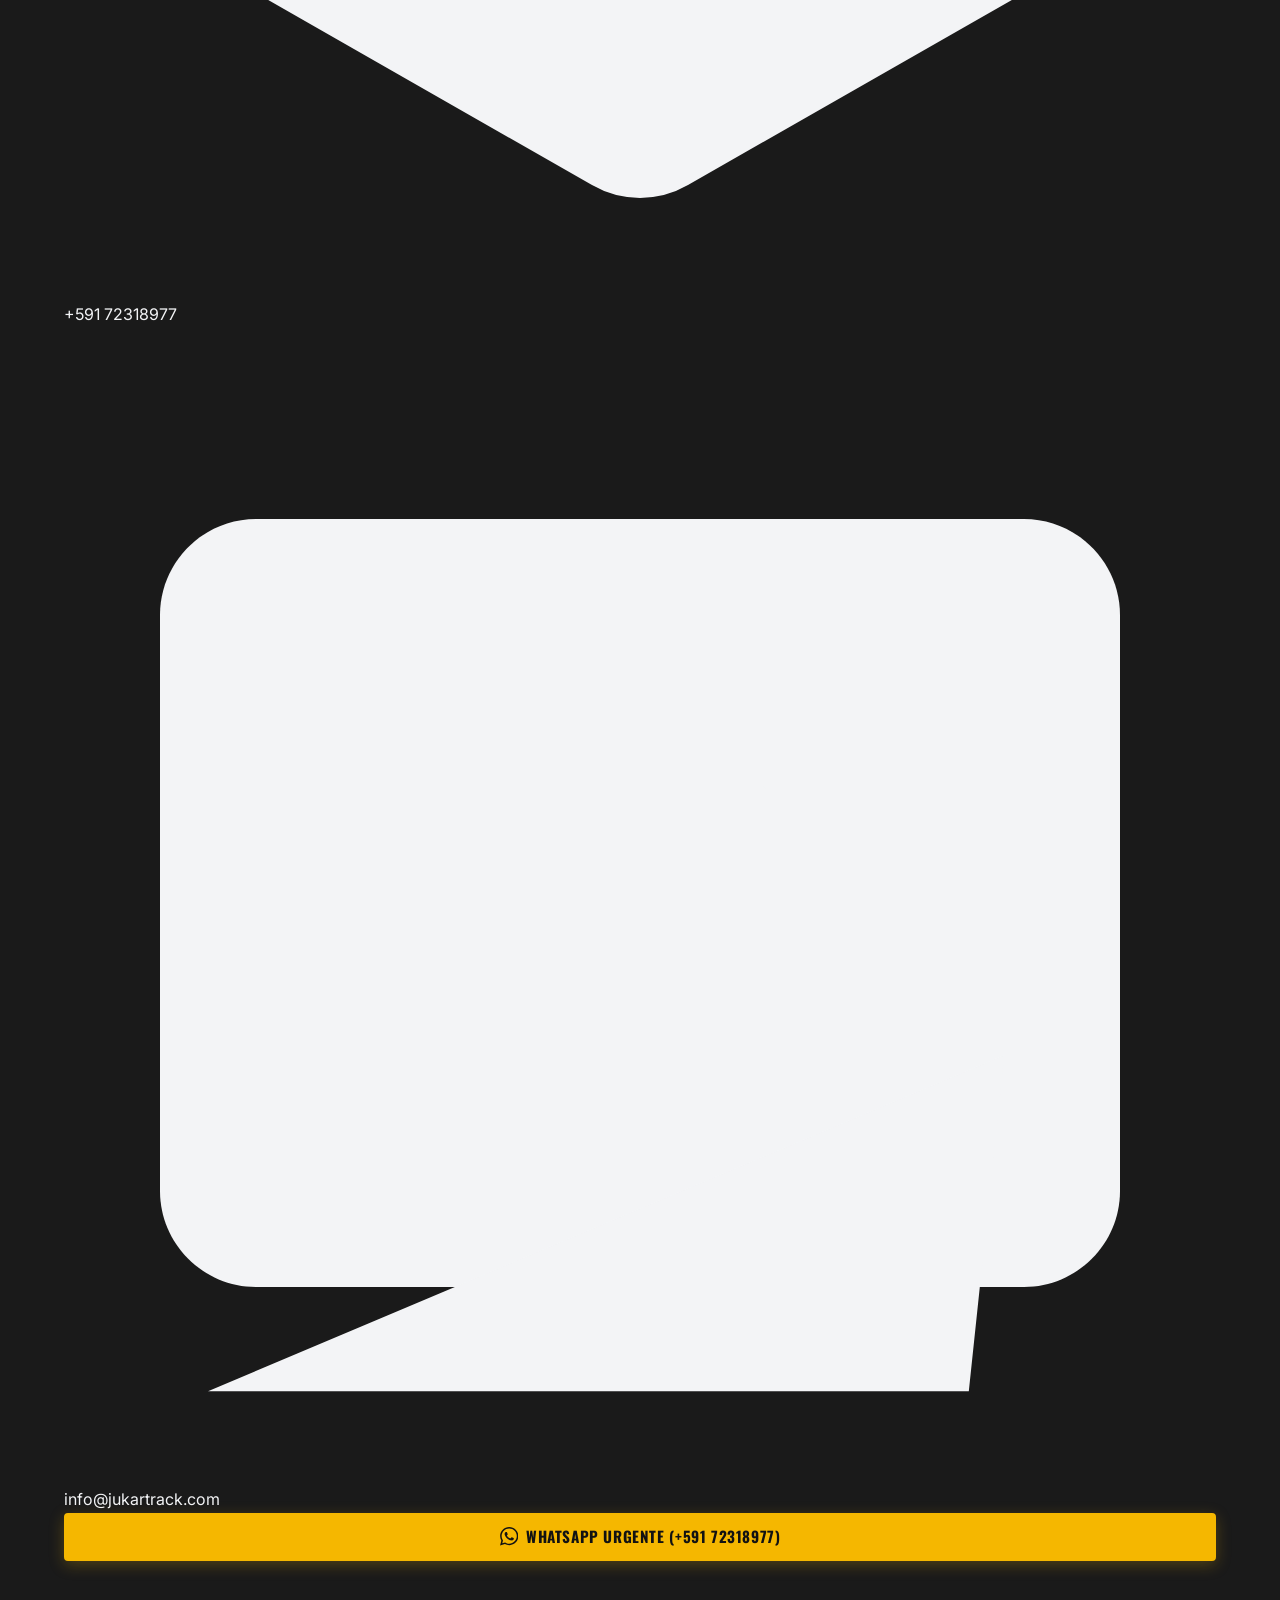
<file: mantenimiento.html>
<!DOCTYPE html>
<html lang="es" class="scroll-smooth">
<head>
  <meta charset="UTF-8">
  <meta name="viewport" content="width=device-width, initial-scale=1.0, maximum-scale=5.0, viewport-fit=cover">
  <meta http-equiv="X-UA-Compatible" content="ie=edge">

  <!-- ===================================================================
     CONFIGURACIÓN SEO BÁSICA & METADATOS - JUKARTRACK
     =================================================================== -->
  <title>JUKARTRACK | Mantenimiento y Reparación de Maquinaria Pesada</title>
  <meta name="description" content="Servicio técnico especializado en mantenimiento y reparación de maquinaria pesada en Oruro, Bolivia">
  <meta name="keywords" content="JUKARTRACK, maquinaria pesada Oruro, mantenimiento de excavadoras Bolivia, reparación de maquinaria minera Oruro">
  <meta name="author" content="JUKARTRACK">
  <meta name="robots" content="index, follow">

  <!-- Open Graph / Redes Sociales -->
  <meta property="og:type" content="website">
  <meta property="og:url" content="https://www.jukartrack.com/mantenimiento">
  <meta property="og:title" content="JUKARTRACK | Mantenimiento de Maquinaria Pesada en Oruro, Bolivia">
  <meta property="og:description" content="Servicio técnico integral de mantenimiento y reparación en Oruro, Bolivia">
  <meta property="og:image" content="https://images.unsplash.com/photo-1581092160607-ee22621dd758?auto=format&fit=crop&w=1200&q=80">

  <!-- Twitter Cards -->
  <meta name="twitter:card" content="summary_large_image">
  <meta name="twitter:title" content="JUKARTRACK | Maquinaria Pesada en Oruro, Bolivia">
  <meta name="twitter:description" content="Servicio técnico de mantenimiento y reparación mecánica">
  <meta name="twitter:image" content="https://images.unsplash.com/photo-1581092160607-ee22621dd758?auto=format&fit=crop&w=1200&q=80">

  <!-- Google Fonts -->
  <link rel="preconnect" href="https://fonts.googleapis.com">
  <link rel="preconnect" href="https://fonts.gstatic.com" crossorigin>
  <link href="https://fonts.googleapis.com/css2?family=Inter:wght@300;400;500;600;700&family=Oswald:wght@500;600;700&display=swap" rel="stylesheet">

  <!-- Estilos Principales -->
  <link rel="stylesheet" href="styles.css?v=2.0">

  <!-- Favicon -->
  <link rel="icon" type="image/svg+xml" href="data:image/svg+xml,<svg xmlns='http://www.w3.org/2000/svg' viewBox='0 0 24 24' fill='%23F5B700'><path d='M12 2L2 7l10 5 10-5-10-5zM2 17l10 5 10-5M2 12l10 5 10-5'/></svg>">

  <style>
    body { background-color: #121212; }
    .nav-links a { color: #F5B700; }
    .nav-links a.active { color: #FFFFFF; }
    .hero-section { display: none; }
    .section-padding { padding: 4rem 0; }
  </style>
</head>

<body>

  <!-- ===================================================================
     1. HEADER FIJO & BARRA SUPERIOR
     =================================================================== -->
  <header class="site-header" id="header">
    <div class="topbar">
      <div class="container topbar-content">
        <div class="topbar-info">
          <span class="info-item">
            <svg class="icon" viewBox="0 0 24 24" fill="none" stroke="currentColor" stroke-width="2"><path d="M21 10c0 7-9 13-9 13s-9-6-9-13a9 9 0 0 1 18 0z"/><circle cx="12" cy="10" r="3"/></svg>
            <span>Av. Del Valle y Ayacucho, Oruro, Bolivia</span>
          </span>
          <span class="info-item">
            <svg class="icon" viewBox="0 0 24 24" fill="none" stroke="currentColor" stroke-width="2"><circle cx="12" cy="12" r="10"/><polyline points="12 6 12 12 16 14"/></svg>
            <span>Lun - Sáb: 08:00 - 18:00</span>
          </span>
        </div>
        <div class="topbar-emergency">
          <span class="pulse-dot"></span>
          <span>Soporte en Terreno & Emergencias 24/7: <strong>+591 72318977</strong></span>
        </div>
      </div>
    </div>

    <nav class="main-nav">
      <div class="container nav-container">
        <a href="index.html" class="brand-logo" aria-label="Ir al inicio de JUKARTRACK">
          <div class="logo-mark">
            <svg viewBox="0 0 32 32" fill="currentColor">
              <path d="M16 2L3 9.5v13L16 30l13-7.5v-13L16 2zm-1.5 5.2l9.5 5.5-9.5 5.5-9.5-5.5 9.5-5.5zM5.5 12.3l9 5.2v10.3l-9-5.2V12.3zm12 15.5V17.5l9-5.2v10.3l-9 5.2z"/>
            </svg>
          </div>
          <div class="logo-text">
            <span class="brand-name">JUKARTRACK</span>
            <span class="brand-sub">MAQUINARIA PESADA • SERVICIOS & CAPACITACIÓN</span>
          </div>
        </a>

        <ul class="nav-links" id="navLinks">
          <li><a href="index.html" class="nav-link active">Inicio</a></li>
          <li><a href="servicios.html" class="nav-link">Servicios</a></li>
          <li><a href="mantenimiento.html" class="nav-link active">Mantenimiento</a></li>
          <li><a href="capacitacion.html" class="nav-link">Capacitación</a></li>
          <li><a href="#nosotros" class="nav-link">¿Por Qué Elegirnos?</a></li>
          <li><a href="#galeria" class="nav-link">Galería</a></li>
          <li><a href="#testimonios" class="nav-link">Testimonios</a></li>
          <li><a href="#contacto" class="nav-link">Contacto</a></li>
        </ul>

        <div class="nav-backdrop" id="navBackdrop" aria-hidden="true"></div>

        <div class="nav-actions">
          <a href="https://wa.me/59172318977?text=Hola%20JUKARTRACK,%20deseo%20solicitar%20una%20cotizaci%C3%B3n" target="_blank" rel="noopener noreferrer" class="btn btn-primary btn-sm nav-cta-btn">
            <svg class="icon" viewBox="0 0 24 24" fill="currentColor"><path d="M.057 24l1.687-6.163c-1.041-1.804-1.588-3.849-1.587-5.946.003-6.556 5.338-11.891 11.893-11.891 3.181.001 6.167 1.24 8.413 3.488 2.245 2.248 3.481 5.236 3.48 8.414-.003 6.557-5.338 11.892-11.893 11.892-1.99-.001-3.951-.5-5.688-1.448l-6.305 1.654zm6.597-3.807c1.676.995 3.276 1.591 5.392 1.592 5.448 0 9.886-4.434 9.889-9.885.002-5.462-4.415-9.89-9.881-9.892-5.452 0-9.887 4.434-9.889 9.884-.001 2.225.651 3.891 1.746 5.634l-.999 3.648 3.742-.981zm11.387-5.464c-.074-.124-.272-.198-.57-.347-.297-.149-1.758-.868-2.031-.967-.272-.099-.47-.149-.669.149-.198.297-.768.967-.941 1.165-.173.198-.347.223-.644.074-.297-.149-1.255-.462-2.39-1.475-.883-.788-1.48-1.761-1.653-2.059-.173-.297-.018-.458.13-.606.134-.133.297-.347.446-.521.151-.172.2-.296.3-.495.099-.198.05-.372-.025-.521-.075-.148-.669-1.611-.916-2.206-.242-.579-.487-.501-.669-.51l-.57-.01c-.198 0-.52.074-.792.372s-1.04 1.016-1.04 2.479 1.065 2.876 1.213 3.074c.149.198 2.095 3.2 5.076 4.487.709.306 1.263.489 1.694.626.712.226 1.36.194 1.872.118.571-.085 1.758-.719 2.006-1.413.248-.695.248-1.29.173-1.414z"/></svg>
            <span>Cotizar</span>
          </a>

          <button class="hamburger-btn" id="mobileMenuBtn" aria-label="Abrir menú de navegación" aria-expanded="false" aria-controls="navLinks">
            <span class="hamburger-bar"></span>
            <span class="hamburger-bar"></span>
            <span class="hamburger-bar"></span>
          </button>
        </div>
      </div>
    </nav>
  </header>

  <!-- ===================================================================
     2. SECCIÓN: MANTENIMIENTO Y REPARACIÓN
     =================================================================== -->
  <main>
    <section class="section-padding bg-dark" id="mantenimiento">
      <div class="container">
        <div class="section-header">
          <span class="section-eyebrow">DIVISIÓN MECÁNICA & ELECTRÓNICA</span>
          <h2 class="section-title">Servicio Técnico y Reparación de Maquinaria Pesada</h2>
          <p class="section-subtitle">
            Cuidamos cada componente crítico para evitar tiempos muertos costosos. Atendemos en nuestro taller central de Oruro y directo en su proyecto u operación minera en toda Bolivia.
          </p>
        </div>

        <div class="services-grid-8">
          <div class="service-box">
            <div class="box-icon">
              <svg viewBox="0 0 24 24" fill="none" stroke="currentColor" stroke-width="2"><path d="M12 22s8-4 8-10V5l-8-3-8 3v7c0 6 8 10 8 10z"/></svg>
            </div>
            <h4 class="box-title">Mantenimiento Preventivo</h4>
            <p class="box-desc">
              Planes según horómetro y especificaciones OEM: cambio de aceites de alto rendimiento, filtros certificados, engrase general y chequeo multipunto de seguridad.
            </p>
            <span class="box-tag">Ahorro hasta un 35% en fallas</span>
          </div>

          <div class="service-box">
            <div class="box-icon">
              <svg viewBox="0 0 24 24" fill="none" stroke="currentColor" stroke-width="2"><circle cx="12" cy="12" r="3"/><path d="M19.4 15a1.65 1.65 0 0 0 .33 1.82l.06.06a2 2 0 0 1 0 2.83 2 2 0 0 1-2.83 0l-.06-.06a1.65 1.65 0 0 0-1.82-.33 1.65 1.65 0 0 0-1 1.51V21a2 2 0 0 1-2 2 2 2 0 0 1-2-2v-.09A1.65 1.65 0 0 0 9 19.4a1.65 1.65 0 0 0-1.82.33l-.06.06a2 2 0 0 1-2.83 0 2 2 0 0 1 0-2.83l.06-.06a1.65 1.65 0 0 0 .33-1.82 1.65 1.65 0 0 0-1.51-1H3a2 2 0 0 1-2-2 2 2 0 0 1 2-2h.09A1.65 1.65 0 0 0 4.6 9a1.65 1.65 0 0 0-.33-1.82l-.06-.06a2 2 0 0 1 0-2.83 2 2 0 0 1 2.83 0l.06.06a1.65 1.65 0 0 0 1.82.33H9a1.65 1.65 0 0 0 1-1.51V3a2 2 0 0 1 2-2 2 2 0 0 1 2 2v.09a1.65 1.65 0 0 0 1 1.51 1.65 1.65 0 0 0 1.82-.33l.06-.06a2 2 0 0 1 2.83 0 2 2 0 0 1 0 2.83l-.06.06a1.65 1.65 0 0 0-.33 1.82V9a1.65 1.65 0 0 0 1.51 1H21a2 2 0 0 1 2 2 2 2 0 0 1-2 2h-.09a1.65 1.65 0 0 0-1.51 1z"/></svg>
            </div>
            <h4 class="box-title">Mantenimiento Correctivo & Overhaul</h4>
            <p class="box-desc">
              Reparación integral tras averías imprevistas. Rectificación de estructuras, soldadura de alta resistencia en chasis y baldes, bujes y pernos de articulación.
            </p>
            <span class="box-tag">Recuperación de estándar de fábrica</span>
          </div>

          <div class="service-box">
            <div class="box-icon">
              <svg viewBox="0 0 24 24" fill="none" stroke="currentColor" stroke-width="2"><rect x="2" y="3" width="20" height="14" rx="2" ry="2"/><line x1="8" y1="21" x2="16" y2="21"/><line x1="12" y1="17" x2="12" y2="21"/></svg>
            </div>
            <h4 class="box-title">Diagnóstico Computarizado</h4>
            <p class="box-desc">
              Escáneres multimarca originales (CAT ET, Volvo Tech Tool, Cummins Insite). Lectura de parámetros en vivo, calibración de inyectores y calibración de transmisiones.
            </p>
            <span class="box-tag">Detección exacta de fallas</span>
          </div>

          <div class="service-box">
            <div class="box-icon">
              <svg viewBox="0 0 24 24" fill="none" stroke="currentColor" stroke-width="2"><path d="M12 2.69l5.66 5.66a8 8 0 1 1-11.31 0z"/></svg>
            </div>
            <h4 class="box-title">Sistemas Hidráulicos de Potencia</h4>
            <p class="box-desc">
              Reparación y calibración de bombas principales de pistones, motores de giro, bancos de válvulas, mandos finales y prensado de mangueras hidráulicas.
            </p>
            <span class="box-tag">Prueba de presión y caudal</span>
          </div>

          <div class="service-box">
            <div class="box-icon">
              <svg viewBox="0 0 24 24" fill="none" stroke="currentColor" stroke-width="2"><rect x="1" y="4" width="22" height="16" rx="2"/><line x1="1" y1="10" x2="23" y2="10"/></svg>
            </div>
            <h4 class="box-title">Motor Diésel y Transmisión</h4>
            <p class="box-desc">
              Reacondicionamiento integral de motores turbo diésel heavy-duty, sistemas common rail, turbocompresores, convertidores de torque y transmisiones powershift.
            </p>
            <span class="box-tag">Garantía en mano de obra</span>
          </div>

          <div class="service-box">
            <div class="box-icon">
              <svg viewBox="0 0 24 24" fill="none" stroke="currentColor" stroke-width="2"><path d="M21 16V8a2 2 0 0 0-1-1.73l-7-4a2 2 0 0 0-2 0l-7 4A2 2 0 0 0 3 8v8a2 2 0 0 0 1 1.73l7 4a2 2 0 0 0 2 0l7-4A2 2 0 0 0 21 16z"/><polyline points="3.27 6.96 12 12.01 20.73 6.96"/><line x1="12" y1="22.08" x2="12" y2="12"/></svg>
            </div>
            <h4 class="box-title">Venta de Repuestos & Tren de Rodaje</h4>
            <p class="box-desc">
              Suministro de componentes originales y alternativos certificados: zapatas, cadenas, rodillos, filtros, sellos, dientes, cuchillas y elementos de desgaste rápido.
            </p>
            <span class="box-tag">Stock permanente y despacho rápido</span>
          </div>

          <div class="service-box">
            <div class="box-icon">
              <svg viewBox="0 0 24 24" fill="none" stroke="currentColor" stroke-width="2"><rect x="1" y="3" width="15" height="13"/><polygon points="16 8 20 8 23 11 23 16 16 16 16 8"/><circle cx="5.5" cy="18.5" r="2.5"/><circle cx="18.5" cy="18.5" r="2.5"/></svg>
            </div>
            <h4 class="box-title">Servicio Técnico en Terreno (Taller Móvil)</h4>
            <p class="box-desc">
              Flota de camionetas equipadas con compresor, generador, equipo de oxicorte, soldadura MIG/arco y herramientas de torque para resolver fallas directo en su faena.
            </p>
            <span class="box-tag">Cobertura en Oruro y todo Bolivia</span>
          </div>

          <div class="service-box highlight-box">
            <div class="box-icon alert-icon">
              <svg viewBox="0 0 24 24" fill="none" stroke="currentColor" stroke-width="2"><path d="M10.29 3.86L1.82 18a2 2 0 0 0 1.71 3h16.94a2 2 0 0 0 1.71-3L13.71 3.86a2 2 0 0 0-3.42 0z"/><line x1="12" y1="9" x2="12" y2="13"/><line x1="12" y1="17" x2="12.01" y2="17"/></svg>
            </div>
            <h4 class="box-title">Atención de Emergencias 24/7</h4>
            <p class="box-desc">
              Sabemos que cada hora de máquina parada cuesta miles de dólares en faena. En JUKARTRACK disponemos de cuadrilla técnica de respuesta inmediata.
            </p>
            <span class="box-tag urgency-tag">Línea activa: +591 72318977</span>
          </div>
        </div>

        <!-- CTA de la Sección Mantenimiento -->
        <div class="cta-banner">
          <div class="cta-banner-content">
            <h3 class="cta-banner-title">¿Necesitas Asistencia Técnica Inmediata o Cotizar Mantenimiento de Flota?</h3>
            <p class="cta-banner-desc">Nuestros ingenieros mecánicos en Oruro evalúan tu caso y te brindan una propuesta técnica en menos de 2 horas hábiles.</p>
          </div>
          <div class="cta-banner-actions">
            <a href "#contacto" class="btn btn-primary btn-lg" data-service="mantenimiento">Cotizar Mantenimiento</a>
            <a href "https://wa.me/59172318977?text=Hola%20JUKARTRACK,%20tengo%20una%20urgencia%20mec%C3%A1nica%20en%20terreno" class="btn btn-whatsapp-solid btn-lg">
              <svg class="icon" viewBox="0 0 24 24" fill="currentColor"><path d="M.057 24l1.687-6.163c-1.041-1.804-1.588-3.849-1.587-5.946.003-6.556 5.338-11.891 11.893-11.891 3.181.001 6.167 1.24 8.413 3.488 2.245 2.248 3.481 5.236 3.48 8.414-.003 6.557-5.338 11.892-11.893 11.892-1.99-.001-3.951-.5-5.688-1.448l-6.305 1.654zm6.597-3.807c1.676.995 3.276 1.591 5.392 1.592 5.448 0 9.886-4.434 9.889-9.885.002-5.462-4.415-9.89-9.881-9.892-5.452 0-9.887 4.434-9.889 9.884-.001 2.225.651 3.891 1.746 5.634l-.999 3.648 3.742-.981zm11.387-5.464c-.074-.124-.272-.198-.57-.347-.297-.149-1.758-.868-2.031-.967-.272-.099-.47-.149-.669.149-.198.297-.768.967-.941 1.165-.173.198-.347.223-.644.074-.297-.149-1.255-.462-2.39-1.475-.883-.788-1.48-1.761-1.653-2.059-.173-.297-.018-.458.13-.606.134-.133.297-.347.446-.521.151-.172.2-.296.3-.495.099-.198.05-.372-.025-.521-.075-.148-.669-1.611-.916-2.206-.242-.579-.487-.501-.669-.51l-.57-.01c-.198 0-.52.074-.792.372s-1.04 1.016-1.04 2.479 1.065 2.876 1.213 3.074c.149.198 2.095 3.2 5.076 4.487.709.306 1.263.489 1.694.626.712.226 1.36.194 1.872.118.571-.085 1.758-.719 2.006-1.413.248-.695.248-1.29.173-1.414z"/></svg>
              <span>WhatsApp Urgente (+591 72318977)</span>
            </a>
          </div>
        </div>
      </div>
    </section>
  </main>

  <!-- ===================================================================
     4. FOOTER / CONTACTO
     =================================================================== -->
  <footer class="section-padding bg-dark" id="contacto">
    <div class="container">
      <div class="section-header text-center">
        <span class="section-eyebrow">CONTÁCTENOS</span>
        <h2 class="section-title">Solicita Información o Cotización</h2>
        <p class="section-subtitle">
          Estamos para ayudarte con mantenimiento, capacitación o cualquier consulta sobre maquinaria pesada.
        </p>
      </div>
      
      <div class="contact-info">
        <div class="contact-item">
          <svg class="icon" viewBox="0 0 24 24" fill="none" stroke="currentColor" stroke-width="2"><path d="M21 10c0 7-9 13-9 13s-9-6-9-13a9 9 0 0 1 18 0z"/><circle cx="12" cy="10" r="3"/></svg>
          <span>Av. Del Valle y Ayacucho, Oruro, Bolivia</span>
        </div>
        <div class="contact-item">
          <svg class="icon" viewBox="0 0 24 24" fill="none" stroke="currentColor" stroke-width="2"><circle cx="12" cy="12" r="10"/><polyline points="12 6 12 12 16 14"/></svg>
          <span>Lun - Sáb: 08:00 - 18:00</span>
        </div>
        <div class="contact-item">
          <a href="tel:+59172318977" class="contact-phone"><svg class="icon" viewBox="0 0 24 24" fill="currentColor"><path d="M22 16V8a2 2 0 0 0-1-1.73l-7-4a2 2 0 0 0-2 0l-7 4A2 2 0 0 0 3 8v8a2 2 0 0 0 1 1.73l7 4a2 2 0 0 0 2 0l7-4A2 2 0 0 0 21 16z"/><polyline points="3.27 6.96 12 12.01 20.73 6.96"/><line x1="12" y1="22.08" x2="12" y2="12"/></svg>+591 72318977</a>
        </div>
        <div class="contact-item">
          <a href="mailto:info@jukartrack.com" class="contact-email"><svg class="icon" viewBox="0 0 24 24" fill="currentColor"><path d="M4 4h16c1.1 0 2 .9 2 2v12c0 1.1-.9 2-2 2H4c-1.1 0-2-.9-2-2V6c0-1.1.9-2 2-2z"/><path d="M22 7l-5 5-5-5m7.59 8.17l-.74 7H3"/><path d="M2 1l20 2"/><path d="M2 21l20-2"/></svg>info@jukartrack.com</a>
        </div>
      </div>
      
      <div class="contact-cta">
        <a href "https://wa.me/59172318977?text=Hola%20JUKARTRACK,%20tengo%20una%20urgencia%20mec%C3%A1nica%20en%20terreno" target="_blank" rel="noopener noreferrer" class="btn btn-primary btn-block">
          <svg class="icon" viewBox="0 0 24 24" fill="currentColor"><path d="M.057 24l1.687-6.163c-1.041-1.804-1.588-3.849-1.587-5.946.003-6.556 5.338-11.891 11.893-11.891 3.181.001 6.167 1.24 8.413 3.488 2.245 2.248 3.481 5.236 3.48 8.414-.003 6.557-5.338 11.892-11.893 11.892-1.99-.001-3.951-.5-5.688-1.448l-6.305 1.654zm6.597-3.807c1.676.995 3.276 1.591 5.392 1.592 5.448 0 9.886-4.434 9.889-9.885.002-5.462-4.415-9.89-9.881-9.892-5.452 0-9.887 4.434-9.889 9.884-.001 2.225.651 3.891 1.746 5.634l-.999 3.648 3.742-.981zm11.387-5.464c-.074-.124-.272-.198-.57-.347-.297-.149-1.758-.868-2.031-.967-.272-.099-.47-.149-.669.149-.198.297-.768.967-.941 1.165-.173.198-.347.223-.644.074-.297-.149-1.255-.462-2.39-1.475-.883-.788-1.48-1.761-1.653-2.059-.173-.297-.018-.458.13-.606.134-.133.297-.347.446-.521.151-.172.2-.296.3-.495.099-.198.05-.372-.025-.521-.075-.148-.669-1.611-.916-2.206-.242-.579-.487-.501-.669-.51l-.57-.01c-.198 0-.52.074-.792.372s-1.04 1.016-1.04 2.479 1.065 2.876 1.213 3.074c.149.198 2.095 3.2 5.076 4.487.709.306 1.263.489 1.694.626.712.226 1.36.194 1.872.118.571-.085 1.758-.719 2.006-1.413.248-.695.248-1.29.173-1.414z"/></svg>
          <span>WhatsApp Urgente (+591 72318977)</span>
        </a>
      </div>
    </div>
  </footer>

  <!-- Scripts -->
  <script src="script.js"></script>
</body>
</html>
</file>
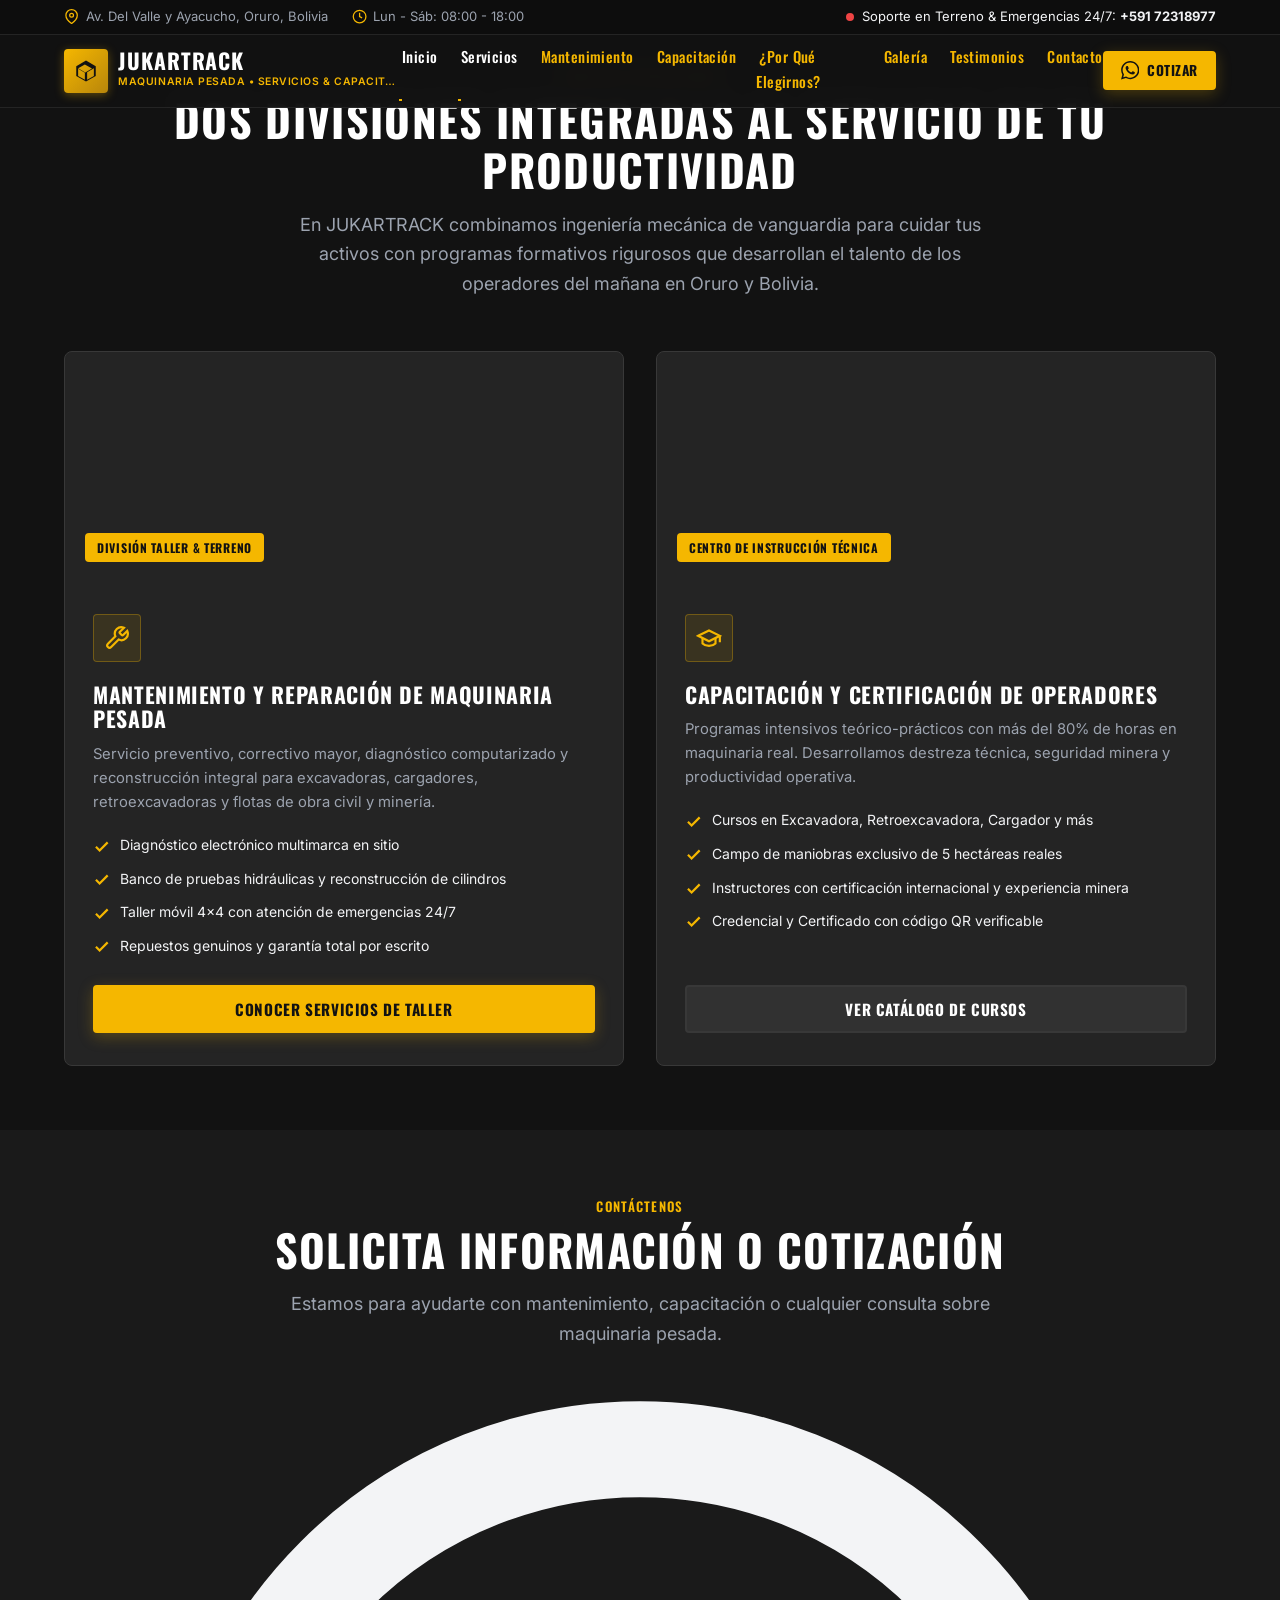
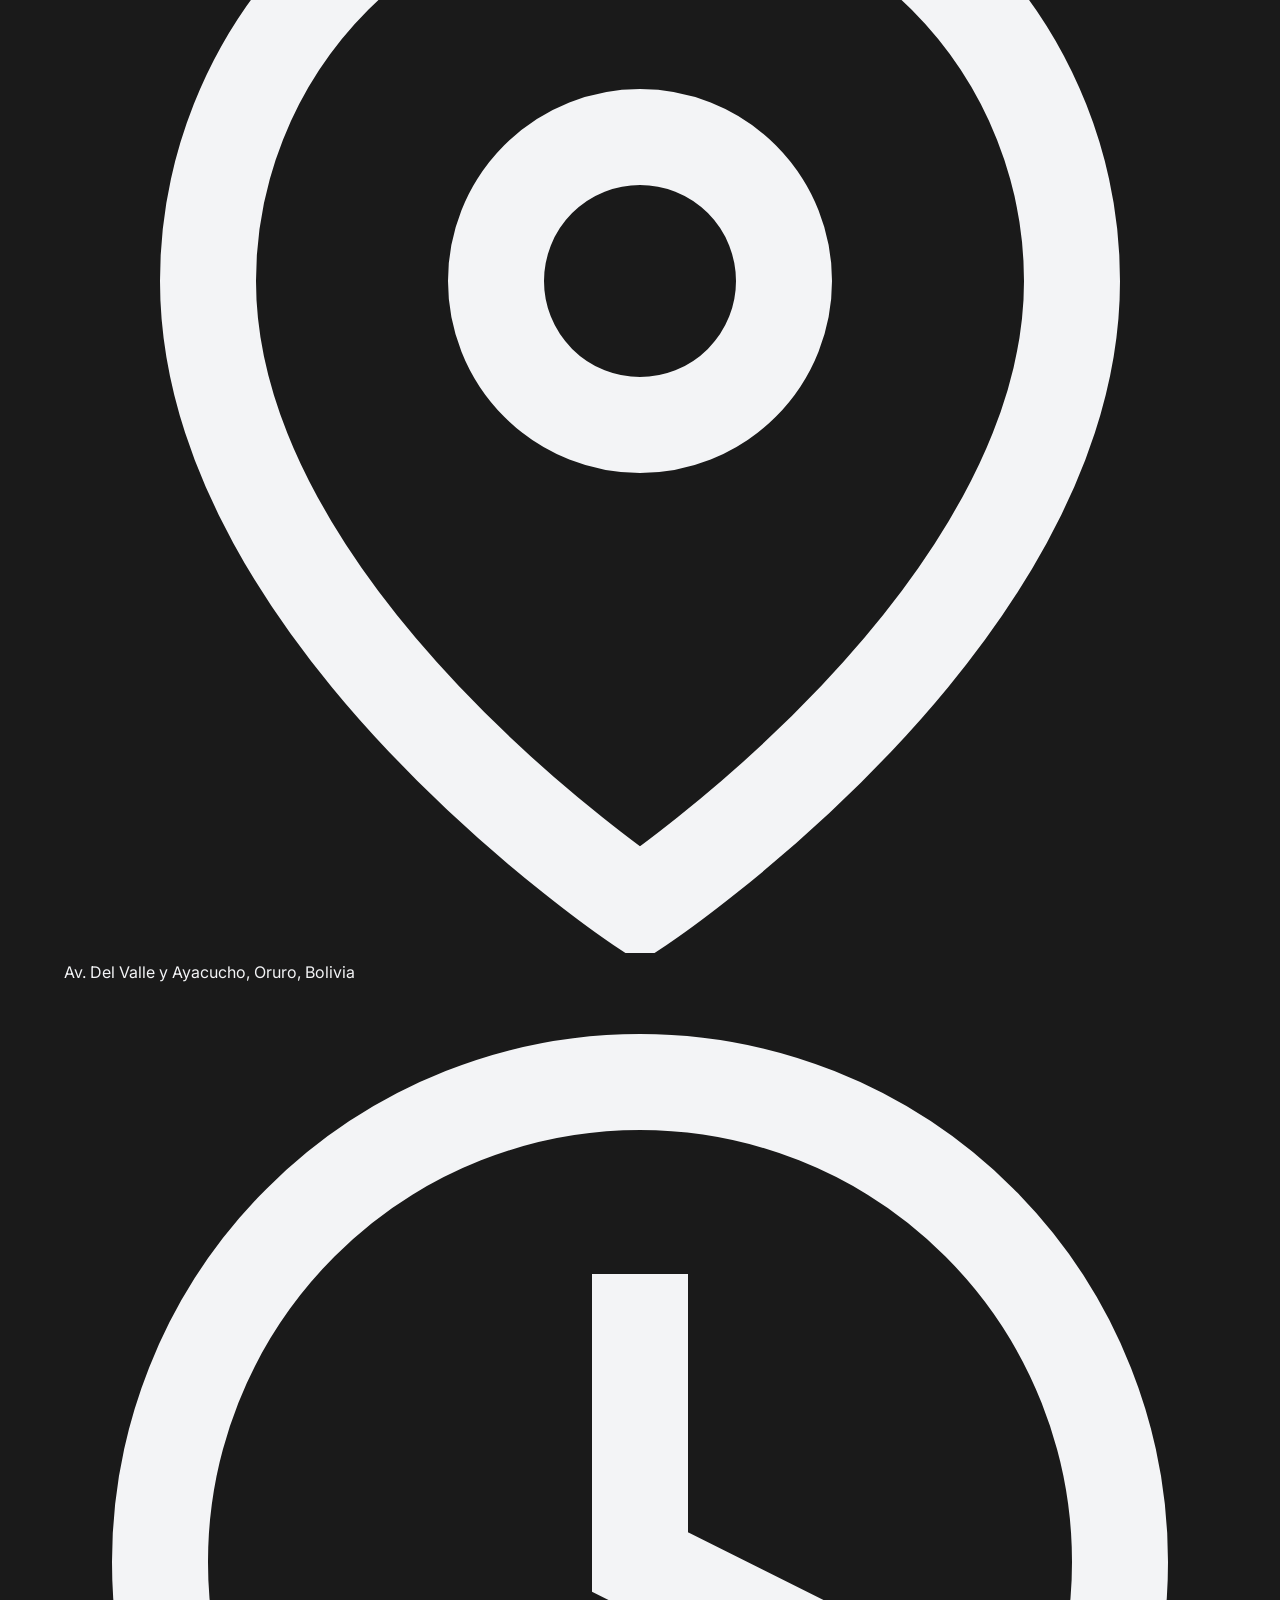
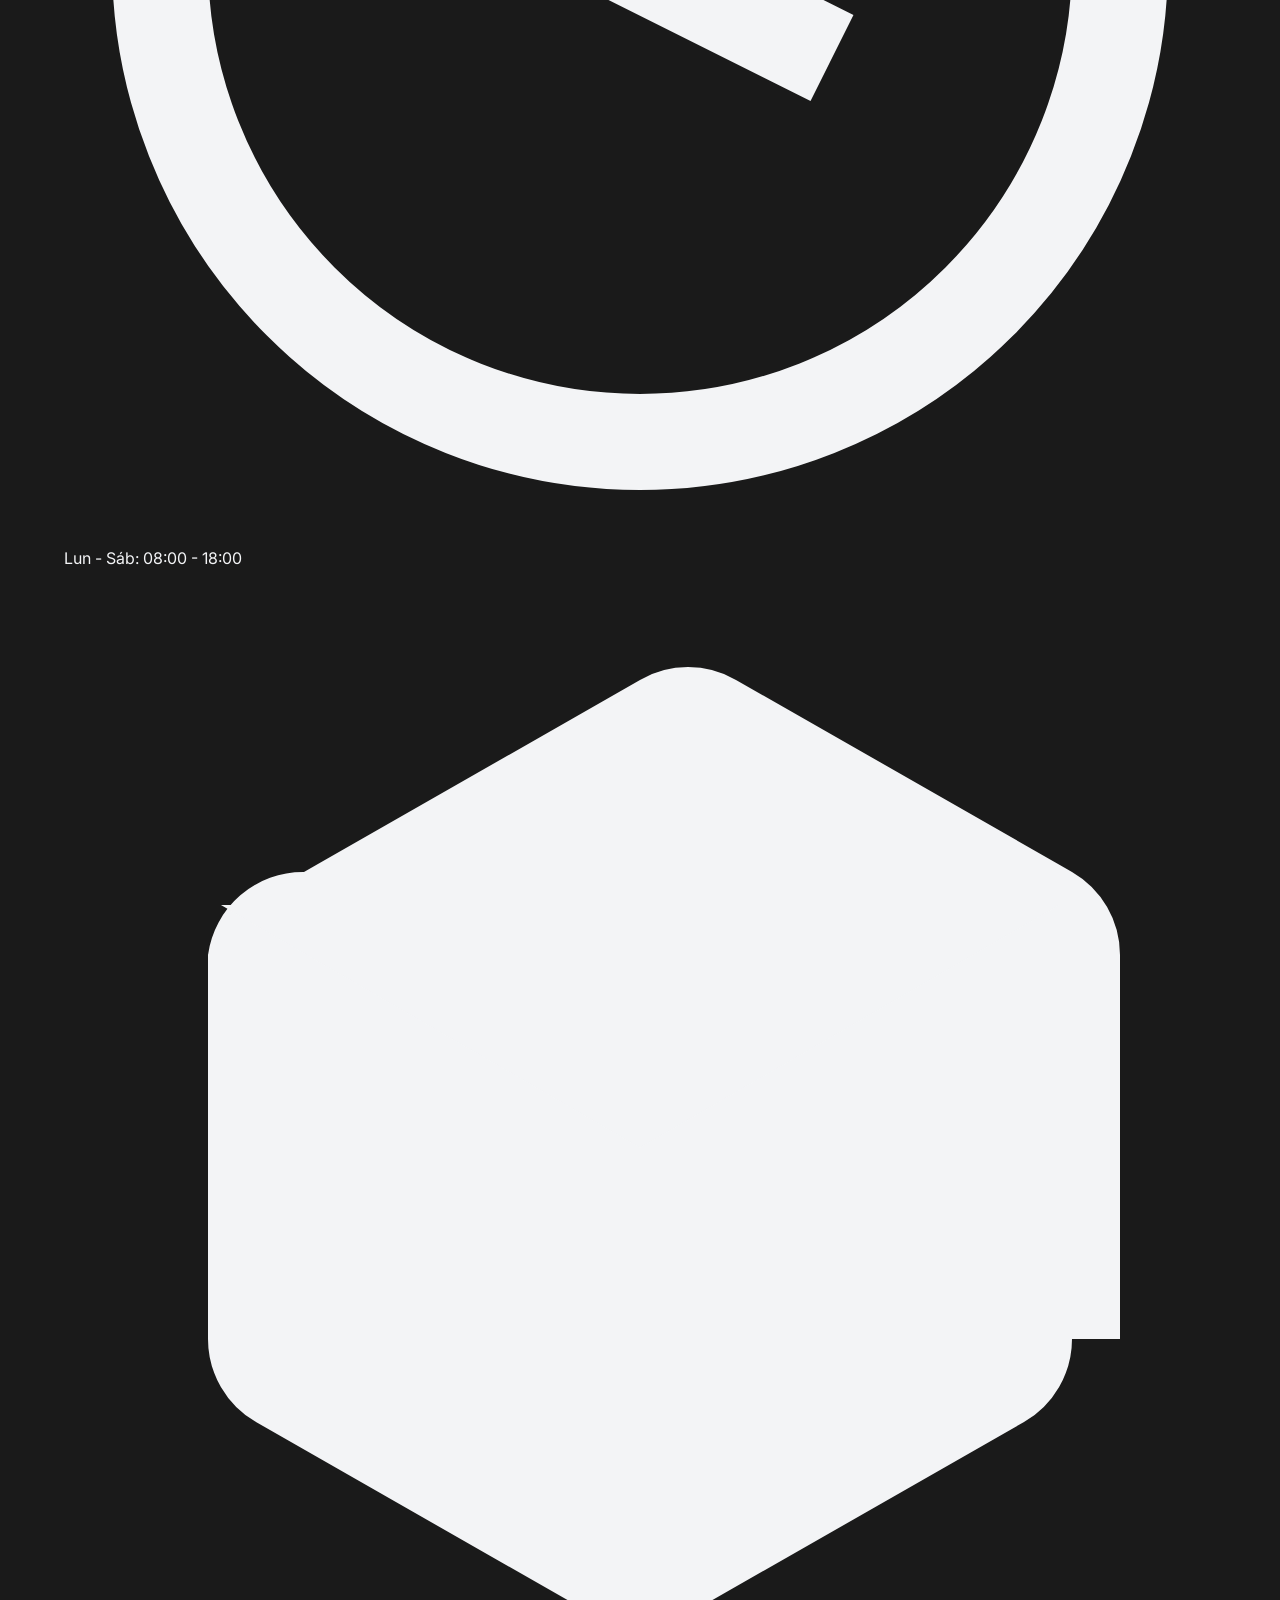
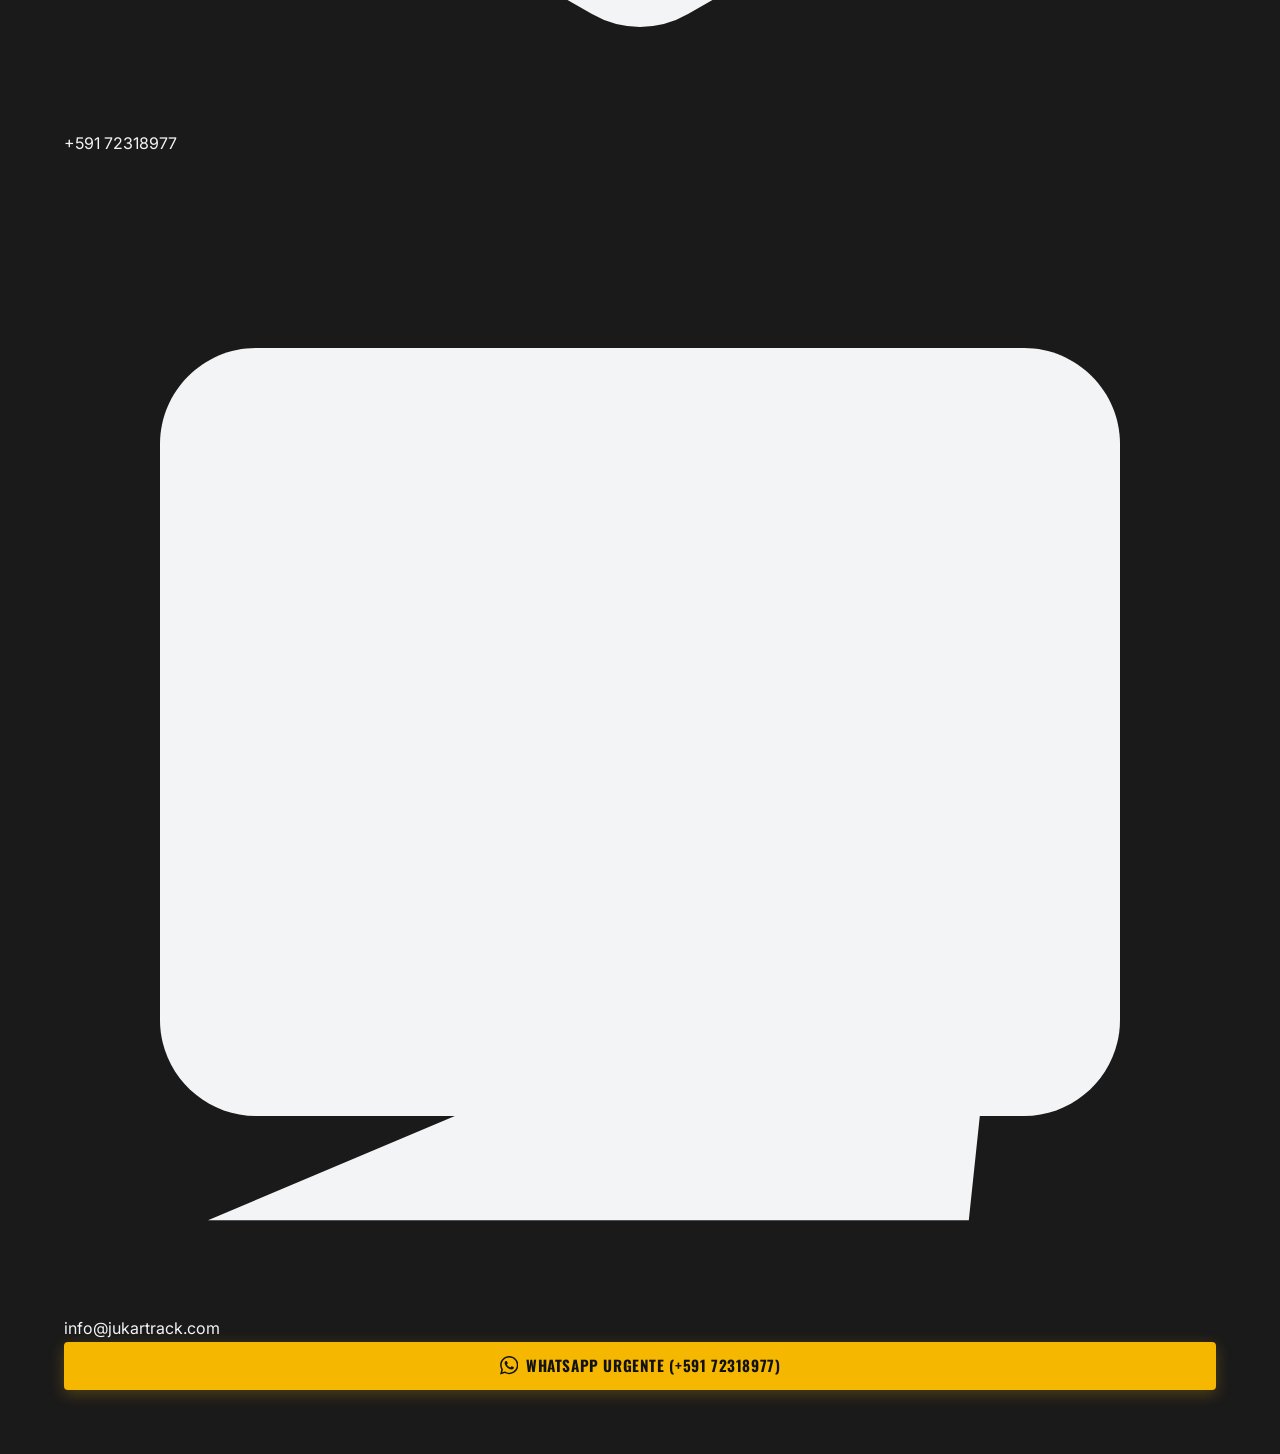
<file: servicios.html>
<!DOCTYPE html>
<html lang="es" class="scroll-smooth">
<head>
  <meta charset="UTF-8">
  <meta name="viewport" content="width=device-width, initial-scale=1.0, maximum-scale=5.0, viewport-fit=cover">
  <meta http-equiv="X-UA-Compatible" content="ie=edge">

  <!-- ===================================================================
     CONFIGURACIÓN SEO BÁSICA & METADATOS - JUKARTRACK
     =================================================================== -->
  <title>JUKARTRACK | Servicios de Maquinaria Pesada</title>
  <meta name="description" content="Servicio técnico especializado en mantenimiento y reparación de maquinaria pesada en Oruro, Bolivia">
  <meta name="keywords" content="JUKARTRACK, maquinaria pesada Oruro, mantenimiento de excavadoras Bolivia, reparación de maquinaria minera Oruro">
  <meta name="author" content="JUKARTRACK">
  <meta name="robots" content="index, follow">

  <!-- Open Graph / Redes Sociales -->
  <meta property="og:type" content="website">
  <meta property="og:url" content="https://www.jukartrack.com/servicios">
  <meta property="og:title" content="JUKARTRACK | Servicios de Maquinaria Pesada en Oruro, Bolivia">
  <meta property="og:description" content="Mantenimiento preventivo y correctivo de flotas en Oruro, Bolivia">
  <meta property="og:image" content="https://images.unsplash.com/photo-1581092160607-ee22621dd758?auto=format&fit=crop&w=1200&q=80">

  <!-- Twitter Cards -->
  <meta name="twitter:card" content="summary_large_image">
  <meta name="twitter:title" content="JUKARTRACK | Maquinaria Pesada en Oruro, Bolivia">
  <meta name="twitter:description" content="Soluciones integrales de mantenimiento mecánico">
  <meta name="twitter:image" content="https://images.unsplash.com/photo-1581092160607-ee22621dd758?auto=format&fit=crop&w=1200&q=80">

  <!-- Google Fonts -->
  <link rel="preconnect" href="https://fonts.googleapis.com">
  <link rel="preconnect" href="https://fonts.gstatic.com" crossorigin>
  <link href="https://fonts.googleapis.com/css2?family=Inter:wght@300;400;500;600;700&family=Oswald:wght@500;600;700&display=swap" rel="stylesheet">

  <!-- Estilos Principales -->
  <link rel="stylesheet" href="styles.css?v=2.0">

  <!-- Favicon -->
  <link rel="icon" type="image/svg+xml" href="data:image/svg+xml,<svg xmlns='http://www.w3.org/2000/svg' viewBox='0 0 24 24' fill='%23F5B700'><path d='M12 2L2 7l10 5 10-5-10-5zM2 17l10 5 10-5M2 12l10 5 10-5'/></svg>">

  <style>
    /* --- SOLO LOS ESTILOS NECESARIOS PARA ESTA PÁGINA --- */
    body { background-color: #121212; }
    .nav-links a { color: #F5B700; }
    .nav-links a.active { color: #FFFFFF; }
    .hero-section { display: none; }
    .section-padding { padding: 4rem 0; }
  </style>
</head>

<body>

  <!-- ===================================================================
     1. HEADER FIJO & BARRA SUPERIOR
     =================================================================== -->
  <header class="site-header" id="header">
    <!-- Topbar Informativo -->
    <div class="topbar">
      <div class="container topbar-content">
        <div class="topbar-info">
          <span class="info-item">
            <svg class="icon" viewBox="0 0 24 24" fill="none" stroke="currentColor" stroke-width="2"><path d="M21 10c0 7-9 13-9 13s-9-6-9-13a9 9 0 0 1 18 0z"/><circle cx="12" cy="10" r="3"/></svg>
            <span>Av. Del Valle y Ayacucho, Oruro, Bolivia</span>
          </span>
          <span class="info-item">
            <svg class="icon" viewBox="0 0 24 24" fill="none" stroke="currentColor" stroke-width="2"><circle cx="12" cy="12" r="10"/><polyline points="12 6 12 12 16 14"/></svg>
            <span>Lun - Sáb: 08:00 - 18:00</span>
          </span>
        </div>
        <div class="topbar-emergency">
          <span class="pulse-dot"></span>
          <span>Soporte en Terreno & Emergencias 24/7: <strong>+591 72318977</strong></span>
        </div>
      </div>
    </div>

    <!-- Navegación Principal -->
    <nav class="main-nav">
      <div class="container nav-container">
        <!-- Logo -->
        <a href="index.html" class="brand-logo" aria-label="Ir al inicio de JUKARTRACK">
          <div class="logo-mark">
            <svg viewBox="0 0 32 32" fill="currentColor">
              <path d="M16 2L3 9.5v13L16 30l13-7.5v-13L16 2zm-1.5 5.2l9.5 5.5-9.5 5.5-9.5-5.5 9.5-5.5zM5.5 12.3l9 5.2v10.3l-9-5.2V12.3zm12 15.5V17.5l9-5.2v10.3l-9 5.2z"/>
            </svg>
          </div>
          <div class="logo-text">
            <span class="brand-name">JUKARTRACK</span>
            <span class="brand-sub">MAQUINARIA PESADA • SERVICIOS & CAPACITACIÓN</span>
          </div>
        </a>

        <!-- Menú de Enlaces -->
        <ul class="nav-links" id="navLinks">
          <li><a href="index.html" class="nav-link active">Inicio</a></li>
          <li><a href="servicios.html" class="nav-link">Servicios</a></li>
          <li><a href="mantenimiento.html" class="nav-link">Mantenimiento</a></li>
          <li><a href="capacitacion.html" class="nav-link">Capacitación</a></li>
          <li><a href="#nosotros" class="nav-link">¿Por Qué Elegirnos?</a></li>
          <li><a href="#galeria" class="nav-link">Galería</a></li>
          <li><a href="#testimonios" class="nav-link">Testimonios</a></li>
          <li><a href="#contacto" class="nav-link">Contacto</a></li>
        </ul>

        <!-- Backdrop oscurecedor -->
        <div class="nav-backdrop" id="navBackdrop" aria-hidden="true"></div>

        <!-- Botón Cotizar CTA -->
        <div class="nav-actions">
          <a href="https://wa.me/59172318977?text=Hola%20JUKARTRACK,%20deseo%20solicitar%20una%20cotizaci%C3%B3n" 
             target="_blank" 
             rel="noopener noreferrer" 
             class="btn btn-primary btn-sm nav-cta-btn">
            <svg class="icon" viewBox="0 0 24 24" fill="currentColor"><path d="M.057 24l1.687-6.163c-1.041-1.804-1.588-3.849-1.587-5.946.003-6.556 5.338-11.891 11.893-11.891 3.181.001 6.167 1.24 8.413 3.488 2.245 2.248 3.481 5.236 3.48 8.414-.003 6.557-5.338 11.892-11.893 11.892-1.99-.001-3.951-.5-5.688-1.448l-6.305 1.654zm6.597-3.807c1.676.995 3.276 1.591 5.392 1.592 5.448 0 9.886-4.434 9.889-9.885.002-5.462-4.415-9.89-9.881-9.892-5.452 0-9.887 4.434-9.889 9.884-.001 2.225.651 3.891 1.746 5.634l-.999 3.648 3.742-.981zm11.387-5.464c-.074-.124-.272-.198-.57-.347-.297-.149-1.758-.868-2.031-.967-.272-.099-.47-.149-.669.149-.198.297-.768.967-.941 1.165-.173.198-.347.223-.644.074-.297-.149-1.255-.462-2.39-1.475-.883-.788-1.48-1.761-1.653-2.059-.173-.297-.018-.458.13-.606.134-.133.297-.347.446-.521.151-.172.2-.296.3-.495.099-.198.05-.372-.025-.521-.075-.148-.669-1.611-.916-2.206-.242-.579-.487-.501-.669-.51l-.57-.01c-.198 0-.52.074-.792.372s-1.04 1.016-1.04 2.479 1.065 2.876 1.213 3.074c.149.198 2.095 3.2 5.076 4.487.709.306 1.263.489 1.694.626.712.226 1.36.194 1.872.118.571-.085 1.758-.719 2.006-1.413.248-.695.248-1.29.173-1.414z"/></svg>
            <span>Cotizar</span>
          </a>

          <!-- Botón Menú Móvil -->
          <button class="hamburger-btn" id="mobileMenuBtn" aria-label="Abrir menú de navegación" aria-expanded="false" aria-controls="navLinks">
            <span class="hamburger-bar"></span>
            <span class="hamburger-bar"></span>
            <span class="hamburger-bar"></span>
          </button>
        </div>
      </div>
    </nav>
  </header>

  <!-- ===================================================================
     2. SECCIÓN: SERVICIOS PRINCIPARES (TARJETAS GRANDES)
     =================================================================== -->
  <main>
    <section class="section-padding bg-darker" id="servicios">
      <div class="container">
        <div class="section-header text-center">
          <span class="section-eyebrow">NUESTRA ESPECIALIDAD</span>
          <h2 class="section-title">Dos Divisiones Integradas al Servicio de Tu Productividad</h2>
          <p class="section-subtitle">
            En JUKARTRACK combinamos ingeniería mecánica de vanguardia para cuidar tus activos con programas formativos rigurosos que desarrollan el talento de los operadores del mañana en Oruro y Bolivia.
          </p>
        </div>

        <div class="service-mega-grid">
          <!-- Tarjeta 1: Mantenimiento -->
          <div class="mega-card mega-card-maintenance">
            <div class="mega-card-image" style="background-image: url('https://images.unsplash.com/photo-1581092160607-ee22621dd758?auto=format&fit=crop&w=800&q=80');">
              <div class="mega-card-overlay"></div>
              <span class="mega-badge">DIVISIÓN TALLER & TERRENO</span>
            </div>
            <div class="mega-card-body">
              <div class="mega-icon-circle">
                <svg viewBox="0 0 24 24" fill="none" stroke="currentColor" stroke-width="2"><path d="M14.7 6.3a1 1 0 0 0 0 1.4l1.6 1.6a1 1 0 0 0 1.4 0l3.77-3.77a6 6 0 0 1-7.94 7.94l-6.91 6.91a2.12 2.12 0 0 1-3-3l6.91-6.91a6 6 0 0 1 7.94-7.94l-3.76 3.76z"/></svg>
              </div>
              <h3 class="mega-title">Mantenimiento y Reparación de Maquinaria Pesada</h3>
              <p class="mega-text">
                Servicio preventivo, correctivo mayor, diagnóstico computarizado y reconstrucción integral para excavadoras, cargadores, retroexcavadoras y flotas de obra civil y minería.
              </p>
              <ul class="mega-checklist">
                <li><svg class="check-icon" viewBox="0 0 24 24" fill="none" stroke="currentColor" stroke-width="3"><polyline points="20 6 9 17 4 12"/></svg> Diagnóstico electrónico multimarca en sitio</li>
                <li><svg class="check-icon" viewBox="0 0 24 24" fill="none" stroke="currentColor" stroke-width="3"><polyline points="20 6 9 17 4 12"/></svg> Banco de pruebas hidráulicas y reconstrucción de cilindros</li>
                <li><svg class="check-icon" viewBox="0 0 24 24" fill="none" stroke="currentColor" stroke-width="3"><polyline points="20 6 9 17 4 12"/></svg> Taller móvil 4x4 con atención de emergencias 24/7</li>
                <li><svg class="check-icon" viewBox="0 0 24 24" fill="none" stroke="currentColor" stroke-width="3"><polyline points="20 6 9 17 4 12"/></svg> Repuestos genuinos y garantía total por escrito</li>
              </ul>
              <div class="mega-card-footer">
                <a href "#contacto" class="btn btn-primary btn-block">Conocer Servicios de Taller</a>
              </div>
            </div>
          </div>

          <!-- Tarjeta 2: Capacitación -->
          <div class="mega-card mega-card-training">
            <div class="mega-card-image" style="background-image: url('https://images.unsplash.com/photo-1504307651254-35680f356dfd?auto=format&fit=crop&w=800&q=80');">
              <div class="mega-card-overlay"></div>
              <span class="mega-badge">CENTRO DE INSTRUCCIÓN TÉCNICA</span>
            </div>
            <div class="mega-card-body">
              <div class="mega-icon-circle">
                <svg viewBox="0 0 24 24" fill="none" stroke="currentColor" stroke-width="2"><path d="M22 10v6M2 10l10-5 10 5-10 5z"/><path d="M6 12v5c3 3 9 3 12 0v-5"/></svg>
              </div>
              <h3 class="mega-title">Capacitación y Certificación de Operadores</h3>
              <p class="mega-text">
                Programas intensivos teórico-prácticos con más del 80% de horas en maquinaria real. Desarrollamos destreza técnica, seguridad minera y productividad operativa.
              </p>
              <ul class="mega-checklist">
                <li><svg class="check-icon" viewBox="0 0 24 24" fill="none" stroke="currentColor" stroke-width="3"><polyline points="20 6 9 17 4 12"/></svg> Cursos en Excavadora, Retroexcavadora, Cargador y más</li>
                <li><svg class="check-icon" viewBox="0 0 24 24" fill="none" stroke="currentColor" stroke-width="3"><polyline points="20 6 9 17 4 12"/></svg> Campo de maniobras exclusivo de 5 hectáreas reales</li>
                <li><svg class="check-icon" viewBox="0 0 24 24" fill="none" stroke="currentColor" stroke-width="3"><polyline points="20 6 9 17 4 12"/></svg> Instructores con certificación internacional y experiencia minera</li>
                <li><svg class="check-icon" viewBox="0 0 24 24" fill="none" stroke="currentColor" stroke-width="3"><polyline points="20 6 9 17 4 12"/></svg> Credencial y Certificado con código QR verificable</li>
              </ul>
              <div class="mega-card-footer">
                <a href "#contacto" class="btn btn-secondary btn-block">Ver Catálogo de Cursos</a>
              </div>
            </div>
          </div>
        </div>
      </div>
    </section>
  </main>

  <!-- ===================================================================
     4. SECCIÓN: FOOTER / CONTACTO
     =================================================================== -->
  <footer class="section-padding bg-dark" id="contacto">
    <div class="container">
      <div class="section-header text-center">
        <span class="section-eyebrow">CONTÁCTENOS</span>
        <h2 class="section-title">Solicita Información o Cotización</h2>
        <p class="section-subtitle">
          Estamos para ayudarte con mantenimiento, capacitación o cualquier consulta sobre maquinaria pesada.
        </p>
      </div>
      
      <div class="contact-info">
        <div class="contact-item">
          <svg class="icon" viewBox="0 0 24 24" fill="none" stroke="currentColor" stroke-width="2"><path d="M21 10c0 7-9 13-9 13s-9-6-9-13a9 9 0 0 1 18 0z"/><circle cx="12" cy="10" r="3"/></svg>
          <span>Av. Del Valle y Ayacucho, Oruro, Bolivia</span>
        </div>
        <div class="contact-item">
          <svg class="icon" viewBox="0 0 24 24" fill="none" stroke="currentColor" stroke-width="2"><circle cx="12" cy="12" r="10"/><polyline points="12 6 12 12 16 14"/></svg>
          <span>Lun - Sáb: 08:00 - 18:00</span>
        </div>
        <div class="contact-item">
          <a href="tel:+59172318977" class="contact-phone"><svg class="icon" viewBox="0 0 24 24" fill="currentColor"><path d="M22 16V8a2 2 0 0 0-1-1.73l-7-4a2 2 0 0 0-2 0l-7 4A2 2 0 0 0 3 8v8a2 2 0 0 0 1 1.73l7 4a2 2 0 0 0 2 0l7-4A2 2 0 0 0 21 16z"/><polyline points="3.27 6.96 12 12.01 20.73 6.96"/><line x1="12" y1="22.08" x2="12" y2="12"/></svg>+591 72318977</a>
        </div>
        <div class="contact-item">
          <a href="mailto:info@jukartrack.com" class="contact-email"><svg class="icon" viewBox="0 0 24 24" fill="currentColor"><path d="M4 4h16c1.1 0 2 .9 2 2v12c0 1.1-.9 2-2 2H4c-1.1 0-2-.9-2-2V6c0-1.1.9-2 2-2z"/><path d="M22 7l-5 5-5-5m7.59 8.17l-.74 7H3"/><path d="M2 1l20 2"/><path d="M2 21l20-2"/></svg>info@jukartrack.com</a>
        </div>
      </div>
      
      <div class="contact-cta">
        <a href="https://wa.me/59172318977?text=Hola%20JUKARTRACK,%20tengo%20una%20urgencia%20mec%C3%A9nica%20en%20terreno" target="_blank" rel="noopener noreferrer" class="btn btn-primary btn-block">
          <svg class="icon" viewBox="0 0 24 24" fill="currentColor"><path d="M.057 24l1.687-6.163c-1.041-1.804-1.588-3.849-1.587-5.946.003-6.556 5.338-11.891 11.893-11.891 3.181.001 6.167 1.24 8.413 3.488 2.245 2.248 3.481 5.236 3.48 8.414-.003 6.557-5.338 11.892-11.893 11.892-1.99-.001-3.951-.5-5.688-1.448l-6.305 1.654zm6.597-3.807c1.676.995 3.276 1.591 5.392 1.592 5.448 0 9.886-4.434 9.889-9.885.002-5.462-4.415-9.89-9.881-9.892-5.452 0-9.887 4.434-9.889 9.884-.001 2.225.651 3.891 1.746 5.634l-.999 3.648 3.742-.981zm11.387-5.464c-.074-.124-.272-.198-.57-.347-.297-.149-1.758-.868-2.031-.967-.272-.099-.47-.149-.669.149-.198.297-.768.967-.941 1.165-.173.198-.347.223-.644.074-.297-.149-1.255-.462-2.39-1.475-.883-.788-1.48-1.761-1.653-2.059-.173-.297-.018-.458.13-.606.134-.133.297-.347.446-.521.151-.172.2-.296.3-.495.099-.198.05-.372-.025-.521-.075-.148-.669-1.611-.916-2.206-.242-.579-.487-.501-.669-.51l-.57-.01c-.198 0-.52.074-.792.372s-1.04 1.016-1.04 2.479 1.065 2.876 1.213 3.074c.149.198 2.095 3.2 5.076 4.487.709.306 1.263.489 1.694.626.712.226 1.36.194 1.872.118.571-.085 1.758-.719 2.006-1.413.248-.695.248-1.29.173-1.414z"/></svg>
          <span>WhatsApp Urgente (+591 72318977)</span>
        </a>
      </div>
    </div>
  </footer>

  <!-- Scripts -->
  <script src="script.js"></script>
</body>
</html>
</file>
<file: styles.css>
/* ===================================================================
   HOJA DE ESTILOS: JUKARTRACK - MAQUINARIA PESADA (ORURO, BOLIVIA)
   100% Adaptable: Móviles, Tablets y Computadoras
   Ultra-estable, ancho simétrico en celulares y scroll fluido.
   =================================================================== */

/* -------------------------------------------------------------------
   1. VARIABLES CSS (PALETA, TIPOGRAFÍAS Y ESPACIADOS)
   ------------------------------------------------------------------- */
:root {
  /* Paleta Principal Industrial */
  --primary: #F5B700;          /* Amarillo seguridad Caterpillar */
  --primary-hover: #DDA300;    /* Hover primario */
  --primary-glow: rgba(245, 183, 0, 0.25);
  --primary-light: #FFDC69;
  
  /* Tonos Oscuros de Fondo */
  --bg-darker: #121212;        /* Fondo base */
  --bg-dark: #1A1A1A;          /* Fondo alternado */
  --bg-card: #242424;          /* Fondo tarjetas */
  --bg-card-hover: #2C2C2C;    /* Hover tarjetas */
  --border-color: #383838;     /* Bordes industriales */
  --border-active: #F5B700;    /* Borde destacado */
  
  /* Textos y Contraste */
  --text-white: #FFFFFF;
  --text-light: #F3F4F6;
  --text-muted: #9CA3AF;
  --text-dark: #111827;
  
  /* Acentos de Seguridad y Redes */
  --color-success: #10B981;
  --color-danger: #EF4444;
  --color-whatsapp: #25D366;
  --color-whatsapp-dark: #1EBE5D;
  
  /* Tipografías */
  --font-heading: 'Oswald', 'Barlow Condensed', -apple-system, sans-serif;
  --font-body: 'Inter', -apple-system, BlinkMacSystemFont, 'Segoe UI', Roboto, sans-serif;
  
  /* Transiciones y Sombras */
  --transition-fast: 0.2s ease;
  --transition-normal: 0.3s ease;
  --transition-smooth: 0.35s cubic-bezier(0.16, 1, 0.3, 1);
  --shadow-sm: 0 2px 8px rgba(0, 0, 0, 0.3);
  --shadow-md: 0 8px 24px rgba(0, 0, 0, 0.4);
  --shadow-lg: 0 16px 36px rgba(0, 0, 0, 0.6);
  --shadow-primary: 0 8px 25px rgba(245, 183, 0, 0.25);
  
  /* Medidas de Contenedores y Alturas */
  --container-max: 1200px;
  --header-height: 68px;
  --radius-sm: 4px;
  --radius-md: 8px;
  --radius-lg: 12px;
}

/* -------------------------------------------------------------------
   2. RESET CRÍTICO Y PROTECCIÓN CONTRA OVERFLOW LATERAL
   ------------------------------------------------------------------- */
*, *::before, *::after {
  box-sizing: border-box;
  margin: 0;
  padding: 0;
}

html {
  font-size: 16px;
  scroll-behavior: smooth;
  scroll-padding-top: var(--header-height);
  -webkit-text-size-adjust: 100%;
  overflow-x: hidden !important;
  width: 100%;
  max-width: 100%;
}

body {
  font-family: var(--font-body);
  background-color: var(--bg-darker);
  color: var(--text-light);
  line-height: 1.6;
  overflow-x: hidden !important;
  width: 100%;
  max-width: 100%;
  position: relative;
  -webkit-font-smoothing: antialiased;
  -moz-osx-font-smoothing: grayscale;
  touch-action: pan-y;
  -webkit-overflow-scrolling: touch;
}

/* Enlaces y Medios */
a {
  color: inherit;
  text-decoration: none;
  transition: color var(--transition-fast);
  -webkit-tap-highlight-color: transparent;
}

img {
  max-width: 100%;
  height: auto;
  display: block;
}

ul {
  list-style: none;
}

button, input, select, textarea {
  font-family: inherit;
  font-size: inherit;
  color: inherit;
  max-width: 100%;
}

/* Contenedor fluido y 100% centrado */
.container {
  width: 100%;
  max-width: var(--container-max);
  margin-left: auto;
  margin-right: auto;
  padding-left: 1.15rem;
  padding-right: 1.15rem;
}

@media (min-width: 640px) {
  .container {
    padding-left: 1.5rem;
    padding-right: 1.5rem;
  }
}

.section-padding {
  padding-top: 3.5rem;
  padding-bottom: 3.5rem;
}

@media (min-width: 768px) {
  .section-padding {
    padding-top: 4.5rem;
    padding-bottom: 4.5rem;
  }
}

@media (min-width: 1024px) {
  .section-padding {
    padding-top: 5.5rem;
    padding-bottom: 5.5rem;
  }
}

.bg-dark {
  background-color: var(--bg-dark);
}

.bg-darker {
  background-color: var(--bg-darker);
}

.text-center {
  text-align: center;
}

.mt-5 {
  margin-top: 2rem;
}

@media (min-width: 768px) {
  .mt-5 {
    margin-top: 2.75rem;
  }
}

/* -------------------------------------------------------------------
   3. TIPOGRAFÍA RESPONSIVA
   ------------------------------------------------------------------- */
h1, h2, h3, h4, h5, h6 {
  font-family: var(--font-heading);
  text-transform: uppercase;
  letter-spacing: 0.03em;
  font-weight: 700;
  line-height: 1.15;
  color: var(--text-white);
  overflow-wrap: break-word;
  word-break: break-word;
}

.section-header {
  margin-bottom: 2.25rem;
  width: 100%;
}

@media (min-width: 768px) {
  .section-header {
    margin-bottom: 3.25rem;
  }
}

.section-eyebrow {
  display: inline-block;
  font-family: var(--font-heading);
  font-size: 0.8125rem;
  font-weight: 600;
  letter-spacing: 0.1em;
  color: var(--primary);
  text-transform: uppercase;
  margin-bottom: 0.5rem;
  position: relative;
  padding-left: 1.25rem;
}

.section-eyebrow::before {
  content: '';
  position: absolute;
  left: 0;
  top: 50%;
  transform: translateY(-50%);
  width: 0.85rem;
  height: 3px;
  background-color: var(--primary);
}

.section-title {
  font-size: clamp(1.65rem, 5vw, 2.75rem);
  margin-bottom: 0.85rem;
  color: var(--text-white);
  line-height: 1.15;
}

.section-subtitle {
  font-size: clamp(0.95rem, 2vw, 1.125rem);
  color: var(--text-muted);
  max-width: 720px;
  line-height: 1.65;
}

.section-header.text-center .section-subtitle {
  margin-left: auto;
  margin-right: auto;
}

.section-header.text-center .section-eyebrow {
  padding-left: 0;
}
.section-header.text-center .section-eyebrow::before {
  display: none;
}

/* -------------------------------------------------------------------
   4. BOTONES Y ACCIONES (TOUCH-FRIENDLY & RESPONSIVE)
   ------------------------------------------------------------------- */
.btn {
  display: inline-flex;
  align-items: center;
  justify-content: center;
  gap: 0.5rem;
  font-family: var(--font-heading);
  font-size: 0.95rem;
  font-weight: 700;
  text-transform: uppercase;
  letter-spacing: 0.04em;
  padding: 0.75rem 1.25rem;
  border-radius: var(--radius-sm);
  border: 2px solid transparent;
  cursor: pointer;
  transition: all var(--transition-fast);
  text-align: center;
  position: relative;
  max-width: 100%;
  min-height: 48px;
  word-break: normal;
  white-space: normal;
  line-height: 1.2;
}

.btn .icon {
  width: 1.15rem;
  height: 1.15rem;
  flex-shrink: 0;
}

/* Botón Primario */
.btn-primary {
  background-color: var(--primary);
  color: var(--bg-darker);
  border-color: var(--primary);
  box-shadow: 0 4px 15px rgba(245, 183, 0, 0.25);
}

.btn-primary:hover, .btn-primary:focus-visible {
  background-color: var(--primary-hover);
  border-color: var(--primary-hover);
  box-shadow: 0 6px 20px rgba(245, 183, 0, 0.45);
  color: #000;
}

/* Botón Secundario */
.btn-secondary {
  background-color: rgba(255, 255, 255, 0.06);
  color: var(--text-white);
  border-color: var(--border-color);
}

.btn-secondary:hover, .btn-secondary:focus-visible {
  border-color: var(--primary);
  background-color: rgba(245, 183, 0, 0.1);
  color: var(--primary);
}

/* Botón WhatsApp */
.btn-whatsapp-solid {
  background-color: var(--color-whatsapp);
  color: #FFFFFF;
  border-color: var(--color-whatsapp);
}

.btn-whatsapp-solid:hover, .btn-whatsapp-solid:focus-visible {
  background-color: var(--color-whatsapp-dark);
  border-color: var(--color-whatsapp-dark);
  color: #FFFFFF;
  box-shadow: 0 6px 20px rgba(37, 211, 102, 0.35);
}

.btn-sm {
  padding: 0.5rem 1rem;
  font-size: 0.85rem;
  min-height: 38px;
}

.btn-lg {
  padding: 0.9rem 1.75rem;
  font-size: 1.05rem;
}

.btn-block {
  width: 100%;
}

/* -------------------------------------------------------------------
   5. HEADER Y NAVEGACIÓN FIJA RESPONSIVE
   ------------------------------------------------------------------- */
.site-header {
  position: fixed;
  top: 0;
  left: 0;
  width: 100%;
  z-index: 1000;
  transition: background-color var(--transition-normal), box-shadow var(--transition-normal);
  background-color: rgba(18, 18, 18, 0.96);
  backdrop-filter: blur(10px);
  -webkit-backdrop-filter: blur(10px);
  border-bottom: 1px solid rgba(255, 255, 255, 0.08);
}

.site-header.scrolled {
  box-shadow: 0 4px 20px rgba(0, 0, 0, 0.75);
  border-bottom-color: var(--border-color);
}

/* Topbar Superior (visible solo en desktops >= 992px) */
.topbar {
  background-color: #0D0D0D;
  border-bottom: 1px solid #242424;
  font-size: 0.8125rem;
  color: var(--text-muted);
  padding: 0.4rem 0;
  display: none;
}

@media (min-width: 992px) {
  .topbar {
    display: block;
  }
}

.topbar-content {
  display: flex;
  justify-content: space-between;
  align-items: center;
}

.topbar-info {
  display: flex;
  gap: 1.5rem;
  align-items: center;
}

.info-item {
  display: inline-flex;
  align-items: center;
  gap: 0.4rem;
}

.info-item .icon {
  width: 0.95rem;
  height: 0.95rem;
  color: var(--primary);
}

.topbar-emergency {
  display: inline-flex;
  align-items: center;
  gap: 0.5rem;
  color: var(--text-light);
}

.pulse-dot {
  width: 8px;
  height: 8px;
  border-radius: 50%;
  background-color: var(--color-danger);
  box-shadow: 0 0 0 0 rgba(239, 68, 68, 0.7);
  animation: pulseDotAnimation 2s infinite;
}

@keyframes pulseDotAnimation {
  0% { box-shadow: 0 0 0 0 rgba(239, 68, 68, 0.7); }
  70% { box-shadow: 0 0 0 7px rgba(239, 68, 68, 0); }
  100% { box-shadow: 0 0 0 0 rgba(239, 68, 68, 0); }
}

/* Barra Principal de Navegación */
.main-nav {
  padding: 0.65rem 0;
}

.nav-container {
  display: flex;
  align-items: center;
  justify-content: space-between;
  width: 100%;
}

/* Logo de la Empresa */
.brand-logo {
  display: flex;
  align-items: center;
  gap: 0.65rem;
  text-decoration: none;
  min-width: 0;
}

.logo-mark {
  width: 40px;
  height: 40px;
  background: linear-gradient(135deg, var(--primary) 0%, #B8860B 100%);
  color: #121212;
  display: flex;
  align-items: center;
  justify-content: center;
  border-radius: var(--radius-sm);
  box-shadow: 0 2px 10px rgba(245, 183, 0, 0.35);
  flex-shrink: 0;
}

@media (min-width: 640px) {
  .logo-mark {
    width: 44px;
    height: 44px;
  }
}

.logo-mark svg {
  width: 24px;
  height: 24px;
}

.logo-text {
  display: flex;
  flex-direction: column;
  min-width: 0;
}

.brand-name {
  font-family: var(--font-heading);
  font-size: 1.25rem;
  font-weight: 700;
  line-height: 1;
  color: var(--text-white);
  letter-spacing: 0.04em;
  white-space: nowrap;
}

@media (min-width: 640px) {
  .brand-name {
    font-size: 1.35rem;
  }
}

.brand-sub {
  font-size: 0.625rem;
  color: var(--primary);
  font-weight: 600;
  letter-spacing: 0.05em;
  margin-top: 2px;
  white-space: nowrap;
  overflow: hidden;
  text-overflow: ellipsis;
  max-width: 175px;
}

@media (min-width: 480px) {
  .brand-sub {
    max-width: 260px;
  }
}

@media (min-width: 768px) {
  .brand-sub {
    max-width: none;
    font-size: 0.65rem;
  }
}

/* Enlaces de Navegación */
.nav-links {
  display: none;
  align-items: center;
  gap: 1.25rem;
}

.nav-link {
  font-family: var(--font-heading);
  font-size: 0.925rem;
  font-weight: 500;
  letter-spacing: 0.03em;
  color: var(--text-light);
  padding: 0.4rem 0.2rem;
  position: relative;
  transition: color var(--transition-fast);
}

.nav-link::after {
  content: '';
  position: absolute;
  bottom: -2px;
  left: 0;
  width: 0;
  height: 2px;
  background-color: var(--primary);
  transition: width var(--transition-fast);
}

.nav-link:hover, .nav-link.active {
  color: var(--primary);
}

.nav-link:hover::after, .nav-link.active::after {
  width: 100%;
}

/* Acciones en Nav (Botón Cotizar y Hamburguesa) */
.nav-actions {
  display: flex;
  align-items: center;
  gap: 0.75rem;
  flex-shrink: 0;
}

.nav-cta-btn {
  display: none;
}

@media (min-width: 640px) {
  .nav-cta-btn {
    display: inline-flex;
  }
}

/* Botón Hamburguesa Móvil */
.hamburger-btn {
  display: flex;
  flex-direction: column;
  justify-content: space-around;
  width: 42px;
  height: 42px;
  background: var(--bg-card);
  border: 1px solid var(--border-color);
  border-radius: var(--radius-sm);
  cursor: pointer;
  padding: 10px;
  z-index: 1005;
  transition: background-color var(--transition-fast);
  -webkit-tap-highlight-color: transparent;
}

.hamburger-bar {
  width: 100%;
  height: 2px;
  background-color: var(--text-white);
  border-radius: 2px;
  transition: transform var(--transition-normal), opacity var(--transition-normal);
  transform-origin: center;
}

.hamburger-btn.is-active .hamburger-bar:nth-child(1) {
  transform: translateY(7px) rotate(45deg);
}

.hamburger-btn.is-active .hamburger-bar:nth-child(2) {
  opacity: 0;
}

.hamburger-btn.is-active .hamburger-bar:nth-child(3) {
  transform: translateY(-7px) rotate(-45deg);
}

/* Drawer Móvil Seguro (Usa transform para cero desborde) */
@media (max-width: 1023px) {
  .nav-links {
    position: fixed;
    top: 0;
    right: 0;
    width: 82%;
    max-width: 320px;
    height: 100vh;
    height: 100dvh;
    background-color: #161616;
    border-left: 2px solid var(--border-color);
    flex-direction: column;
    align-items: flex-start;
    padding: 5rem 1.75rem 2.5rem;
    gap: 1rem;
    box-shadow: -8px 0 30px rgba(0, 0, 0, 0.85);
    transform: translateX(105%);
    transition: transform var(--transition-smooth);
    z-index: 1002;
    display: flex;
    overflow-y: auto;
    -webkit-overflow-scrolling: touch;
  }

  .nav-links.is-open {
    transform: translateX(0);
  }

  .nav-links .nav-link {
    font-size: 1.15rem;
    width: 100%;
    padding: 0.65rem 0;
    border-bottom: 1px solid rgba(255, 255, 255, 0.06);
  }

  /* Backdrop oscuro al abrir el menú móvil */
  .nav-backdrop {
    position: fixed;
    top: 0;
    left: 0;
    width: 100%;
    height: 100vh;
    height: 100dvh;
    background-color: rgba(0, 0, 0, 0.7);
    backdrop-filter: blur(4px);
    -webkit-backdrop-filter: blur(4px);
    z-index: 1001;
    opacity: 0;
    visibility: hidden;
    transition: opacity var(--transition-fast), visibility var(--transition-fast);
  }

  .nav-backdrop.is-visible {
    opacity: 1;
    visibility: visible;
  }
}

@media (min-width: 1024px) {
  .nav-links {
    display: flex;
  }
  .hamburger-btn {
    display: none;
  }
  .nav-backdrop {
    display: none;
  }
}

/* -------------------------------------------------------------------
   6. HERO SECTION RESPONSIVE (ANCHO COMPLETO & SIN DESFASE)
   ------------------------------------------------------------------- */
.hero-section {
  position: relative;
  min-height: 90vh;
  min-height: 90dvh;
  display: flex;
  flex-direction: column;
  justify-content: center;
  padding-top: calc(var(--header-height) + 3rem);
  padding-bottom: 2rem;
  background-color: #111;
  background-image: 
    radial-gradient(circle at 80% 20%, rgba(245, 183, 0, 0.08) 0%, transparent 50%),
    linear-gradient(to bottom, rgba(18, 18, 18, 0.88) 0%, rgba(18, 18, 18, 0.96) 100%),
    url('https://images.unsplash.com/photo-1578328819058-b69f3a3b0f6b?auto=format&fit=crop&w=1400&q=80');
  background-size: cover;
  background-position: center;
  background-attachment: scroll;
  overflow: hidden;
  width: 100%;
}

@media (min-width: 1025px) and (hover: hover) {
  .hero-section {
    background-attachment: fixed;
    min-height: 100vh;
  }
}

.hero-backdrop {
  position: absolute;
  top: 0;
  left: 0;
  right: 0;
  bottom: 0;
  background: repeating-linear-gradient(
    45deg,
    rgba(0, 0, 0, 0.2),
    rgba(0, 0, 0, 0.2) 10px,
    transparent 10px,
    transparent 20px
  );
  pointer-events: none;
}

.hero-content {
  position: relative;
  z-index: 2;
  margin-top: auto;
  margin-bottom: auto;
  width: 100%;
}

.hero-text-wrapper {
  width: 100%;
  max-width: 860px;
}

.hero-badge {
  display: inline-flex;
  align-items: center;
  gap: 0.4rem;
  background-color: rgba(245, 183, 0, 0.12);
  border: 1px solid var(--primary);
  color: var(--primary);
  font-family: var(--font-heading);
  font-size: 0.75rem;
  font-weight: 600;
  letter-spacing: 0.08em;
  padding: 0.35rem 0.75rem;
  border-radius: 50px;
  margin-bottom: 1.25rem;
  max-width: 100%;
  line-height: 1.2;
}

@media (min-width: 640px) {
  .hero-badge {
    font-size: 0.8125rem;
    padding: 0.4rem 1rem;
  }
}

.hero-title {
  font-size: clamp(1.85rem, 6vw, 3.8rem);
  line-height: 1.12;
  margin-bottom: 1.25rem;
  margin-top: 0;
  color: var(--text-white);
  text-shadow: 0 4px 15px rgba(0, 0, 0, 0.8);
  width: 100%;
}

.hero-title .highlight {
  color: var(--primary);
  position: relative;
  display: inline-block;
}

.hero-description {
  font-size: clamp(0.95rem, 2vw, 1.2rem);
  color: #D1D5DB;
  line-height: 1.65;
  margin-bottom: 1.75rem;
  width: 100%;
  max-width: 740px;
}

/* Botones del Hero: 100% de ancho en móviles para eliminar el vacío lateral */
.hero-buttons {
  display: flex;
  flex-direction: column;
  gap: 0.85rem;
  margin-bottom: 2.25rem;
  width: 100%;
}

.hero-buttons .btn {
  width: 100%;
  min-height: 50px;
}

@media (min-width: 640px) {
  .hero-buttons {
    flex-direction: row;
    flex-wrap: wrap;
    width: auto;
  }
  .hero-buttons .btn {
    width: auto;
  }
}

/* Grid de Métricas de Confianza (Stats) */
.hero-stats-grid {
  display: grid;
  grid-template-columns: repeat(2, 1fr);
  gap: 0.85rem;
  padding-top: 1.75rem;
  border-top: 1px solid rgba(255, 255, 255, 0.12);
  width: 100%;
}

@media (min-width: 768px) {
  .hero-stats-grid {
    grid-template-columns: repeat(4, 1fr);
    gap: 1.5rem;
  }
}

.stat-card {
  display: flex;
  flex-direction: column;
  background: rgba(255, 255, 255, 0.02);
  border: 1px solid rgba(255, 255, 255, 0.06);
  border-radius: var(--radius-sm);
  padding: 0.85rem 0.75rem;
}

@media (min-width: 768px) {
  .stat-card {
    background: transparent;
    border: none;
    padding: 0;
  }
}

.stat-number {
  font-family: var(--font-heading);
  font-size: clamp(1.5rem, 4vw, 2.35rem);
  font-weight: 700;
  color: var(--primary);
  line-height: 1;
  margin-bottom: 0.35rem;
}

.stat-label {
  font-size: 0.75rem;
  color: var(--text-muted);
  line-height: 1.35;
  text-transform: uppercase;
  letter-spacing: 0.04em;
}

@media (min-width: 640px) {
  .stat-label {
    font-size: 0.8125rem;
  }
}

/* Barra de Marcas / Multimarca */
.hero-brands-bar {
  position: relative;
  z-index: 2;
  background-color: rgba(14, 14, 14, 0.95);
  border-top: 1px solid var(--border-color);
  padding: 1rem 0;
  margin-top: 1.5rem;
  width: 100%;
}

.brands-container {
  display: flex;
  flex-direction: column;
  gap: 0.6rem;
  align-items: center;
  text-align: center;
  width: 100%;
}

@media (min-width: 860px) {
  .brands-container {
    flex-direction: row;
    justify-content: space-between;
    text-align: left;
  }
}

.brands-label {
  font-family: var(--font-heading);
  font-size: 0.8rem;
  color: var(--primary);
  letter-spacing: 0.08em;
  font-weight: 600;
}

.brands-list {
  display: flex;
  flex-wrap: wrap;
  gap: 0.75rem 1.25rem;
  justify-content: center;
  width: 100%;
}

@media (min-width: 768px) {
  .brands-list {
    gap: 1rem 1.75rem;
    width: auto;
  }
}

.brands-list span {
  font-family: var(--font-heading);
  font-size: 0.85rem;
  font-weight: 600;
  color: #888888;
  letter-spacing: 0.06em;
  transition: color var(--transition-fast);
}

.brands-list span:hover {
  color: var(--text-white);
}

/* -------------------------------------------------------------------
   7. SECCIÓN SERVICIOS: TARJETAS GRANDES (MEGA CARDS)
   ------------------------------------------------------------------- */
.service-mega-grid {
  display: grid;
  grid-template-columns: 1fr;
  gap: 1.75rem;
  width: 100%;
}

@media (min-width: 900px) {
  .service-mega-grid {
    grid-template-columns: repeat(2, 1fr);
    gap: 2rem;
  }
}

.mega-card {
  background-color: var(--bg-card);
  border: 1px solid var(--border-color);
  border-radius: var(--radius-md);
  overflow: hidden;
  display: flex;
  flex-direction: column;
  transition: transform var(--transition-smooth), border-color var(--transition-fast), box-shadow var(--transition-smooth);
  width: 100%;
}

@media (hover: hover) {
  .mega-card:hover {
    transform: translateY(-5px);
    border-color: var(--primary);
    box-shadow: var(--shadow-lg), var(--shadow-primary);
  }
}

.mega-card-image {
  height: 200px;
  background-size: cover;
  background-position: center;
  position: relative;
  display: flex;
  align-items: flex-end;
  padding: 1rem;
}

@media (min-width: 640px) {
  .mega-card-image {
    height: 230px;
    padding: 1.25rem;
  }
}

.mega-card-overlay {
  position: absolute;
  top: 0;
  left: 0;
  right: 0;
  bottom: 0;
  background: linear-gradient(to top, rgba(36, 36, 36, 1) 0%, rgba(36, 36, 36, 0.3) 100%);
}

.mega-badge {
  position: relative;
  z-index: 2;
  background-color: var(--primary);
  color: #121212;
  font-family: var(--font-heading);
  font-size: 0.75rem;
  font-weight: 700;
  letter-spacing: 0.06em;
  padding: 0.3rem 0.75rem;
  border-radius: var(--radius-sm);
}

.mega-card-body {
  padding: 1.5rem 1.25rem;
  display: flex;
  flex-direction: column;
  flex-grow: 1;
}

@media (min-width: 640px) {
  .mega-card-body {
    padding: 2rem 1.75rem;
  }
}

.mega-icon-circle {
  width: 48px;
  height: 48px;
  border-radius: var(--radius-sm);
  background-color: rgba(245, 183, 0, 0.1);
  border: 1px solid rgba(245, 183, 0, 0.3);
  color: var(--primary);
  display: flex;
  align-items: center;
  justify-content: center;
  margin-bottom: 1.25rem;
}

.mega-icon-circle svg {
  width: 26px;
  height: 26px;
}

.mega-title {
  font-size: 1.35rem;
  margin-bottom: 0.75rem;
}

.mega-text {
  color: var(--text-muted);
  font-size: 0.925rem;
  line-height: 1.6;
  margin-bottom: 1.25rem;
}

.mega-checklist {
  margin-bottom: 1.75rem;
  display: flex;
  flex-direction: column;
  gap: 0.7rem;
}

.mega-checklist li {
  display: flex;
  align-items: flex-start;
  gap: 0.6rem;
  font-size: 0.875rem;
  color: var(--text-light);
}

.check-icon {
  width: 1.1rem;
  height: 1.1rem;
  color: var(--primary);
  flex-shrink: 0;
  margin-top: 0.2rem;
}

.mega-card-footer {
  margin-top: auto;
  width: 100%;
}

.mega-card-footer .btn {
  width: 100%;
}

/* -------------------------------------------------------------------
   8. SECCIÓN DETALLE: MANTENIMIENTO (GRID DE 8 SERVICIOS)
   ------------------------------------------------------------------- */
.services-grid-8 {
  display: grid;
  grid-template-columns: 1fr;
  gap: 1.25rem;
  margin-bottom: 2.5rem;
  width: 100%;
}

@media (min-width: 540px) {
  .services-grid-8 {
    grid-template-columns: repeat(2, 1fr);
  }
}

@media (min-width: 1024px) {
  .services-grid-8 {
    grid-template-columns: repeat(4, 1fr);
    gap: 1.5rem;
  }
}

.service-box {
  background-color: var(--bg-card);
  border: 1px solid var(--border-color);
  border-radius: var(--radius-md);
  padding: 1.5rem 1.25rem;
  display: flex;
  flex-direction: column;
  transition: all var(--transition-fast);
  position: relative;
}

@media (hover: hover) {
  .service-box:hover {
    transform: translateY(-4px);
    border-color: var(--primary);
    background-color: var(--bg-card-hover);
  }
  .service-box:hover .box-icon {
    background-color: var(--primary);
    color: #121212;
  }
}

.box-icon {
  width: 44px;
  height: 44px;
  border-radius: var(--radius-sm);
  background-color: rgba(255, 255, 255, 0.05);
  color: var(--primary);
  display: flex;
  align-items: center;
  justify-content: center;
  margin-bottom: 1.1rem;
  transition: all var(--transition-fast);
}

.box-icon svg {
  width: 22px;
  height: 22px;
}

.box-title {
  font-size: 1.1rem;
  margin-bottom: 0.65rem;
}

.box-desc {
  font-size: 0.85rem;
  color: var(--text-muted);
  line-height: 1.6;
  margin-bottom: 1rem;
  flex-grow: 1;
}

.box-tag {
  font-size: 0.725rem;
  font-weight: 600;
  color: var(--primary);
  background-color: rgba(245, 183, 0, 0.1);
  padding: 0.25rem 0.6rem;
  border-radius: var(--radius-sm);
  align-self: flex-start;
}

.highlight-box {
  border-color: rgba(239, 68, 68, 0.4);
  background: linear-gradient(180deg, rgba(239, 68, 68, 0.08) 0%, var(--bg-card) 100%);
}

.alert-icon {
  color: var(--color-danger);
  background-color: rgba(239, 68, 68, 0.15);
}

.urgency-tag {
  color: var(--color-danger);
  background-color: rgba(239, 68, 68, 0.15);
}

/* Banner de Llamado a la Acción (CTA Banner) */
.cta-banner {
  background: linear-gradient(135deg, #1F1F1F 0%, #2A2A2A 100%);
  border: 1px solid var(--border-color);
  border-left: 4px solid var(--primary);
  border-radius: var(--radius-md);
  padding: 1.5rem 1.25rem;
  display: flex;
  flex-direction: column;
  gap: 1.25rem;
  box-shadow: var(--shadow-md);
  width: 100%;
}

@media (min-width: 640px) {
  .cta-banner {
    padding: 2rem;
  }
}

@media (min-width: 900px) {
  .cta-banner {
    flex-direction: row;
    align-items: center;
    justify-content: space-between;
  }
}

.cta-banner-content {
  max-width: 650px;
}

.cta-banner-title {
  font-size: 1.3rem;
  margin-bottom: 0.5rem;
}

@media (min-width: 640px) {
  .cta-banner-title {
    font-size: 1.5rem;
  }
}

.cta-banner-desc {
  color: var(--text-muted);
  font-size: 0.9rem;
}

.cta-banner-actions {
  display: flex;
  flex-direction: column;
  gap: 0.75rem;
  width: 100%;
}

@media (min-width: 640px) {
  .cta-banner-actions {
    flex-direction: row;
    flex-wrap: wrap;
    width: auto;
  }
}

.cta-banner-actions .btn {
  width: 100%;
}

@media (min-width: 640px) {
  .cta-banner-actions .btn {
    width: auto;
  }
}

.cta-banner-dark {
  background: #171717;
  border-left-color: var(--color-danger);
  margin-top: 2.5rem;
}

.pulse-badge {
  display: inline-block;
  font-size: 0.775rem;
  font-weight: 700;
  color: var(--color-danger);
  letter-spacing: 0.04em;
  margin-bottom: 0.4rem;
}

/* -------------------------------------------------------------------
   9. SECCIÓN DETALLE: CAPACITACIÓN Y CURSOS DE OPERACIÓN
   ------------------------------------------------------------------- */
.training-pillars-grid {
  display: grid;
  grid-template-columns: 1fr;
  gap: 1.25rem;
  margin-bottom: 2.5rem;
  width: 100%;
}

@media (min-width: 540px) {
  .training-pillars-grid {
    grid-template-columns: repeat(2, 1fr);
  }
}

@media (min-width: 1024px) {
  .training-pillars-grid {
    grid-template-columns: repeat(4, 1fr);
  }
}

.pillar-item {
  background-color: var(--bg-card);
  border: 1px solid var(--border-color);
  border-radius: var(--radius-md);
  padding: 1.5rem 1.25rem;
  position: relative;
  overflow: hidden;
}

.pillar-num {
  font-family: var(--font-heading);
  font-size: 2.5rem;
  font-weight: 700;
  color: rgba(245, 183, 0, 0.15);
  line-height: 1;
  position: absolute;
  top: 0.85rem;
  right: 1rem;
}

.pillar-item h4 {
  font-size: 1.1rem;
  margin-bottom: 0.4rem;
  position: relative;
  z-index: 2;
}

.pillar-item p {
  font-size: 0.85rem;
  color: var(--text-muted);
  line-height: 1.55;
  position: relative;
  z-index: 2;
}

/* Grilla de Cursos de Maquinaria */
.courses-grid {
  display: grid;
  grid-template-columns: 1fr;
  gap: 1.5rem;
  width: 100%;
}

@media (min-width: 640px) {
  .courses-grid {
    grid-template-columns: repeat(2, 1fr);
  }
}

@media (min-width: 1024px) {
  .courses-grid {
    grid-template-columns: repeat(3, 1fr);
    gap: 1.75rem;
  }
}

.course-card {
  background-color: var(--bg-card);
  border: 1px solid var(--border-color);
  border-radius: var(--radius-md);
  overflow: hidden;
  display: flex;
  flex-direction: column;
  transition: all var(--transition-fast);
  width: 100%;
}

@media (hover: hover) {
  .course-card:hover {
    transform: translateY(-4px);
    border-color: var(--primary);
    box-shadow: var(--shadow-md);
  }
}

.course-card-img {
  height: 190px;
  background-size: cover;
  background-position: center;
  position: relative;
  padding: 0.85rem;
}

.course-badge {
  background-color: rgba(18, 18, 18, 0.88);
  color: var(--primary);
  border: 1px solid var(--primary);
  font-family: var(--font-heading);
  font-size: 0.725rem;
  font-weight: 700;
  letter-spacing: 0.05em;
  padding: 0.3rem 0.65rem;
  border-radius: var(--radius-sm);
  display: inline-block;
}

.course-card-content {
  padding: 1.5rem 1.25rem;
  display: flex;
  flex-direction: column;
  flex-grow: 1;
}

.course-title {
  font-size: 1.25rem;
  margin-bottom: 0.65rem;
}

.course-summary {
  font-size: 0.85rem;
  color: var(--text-muted);
  line-height: 1.6;
  margin-bottom: 1.15rem;
}

.course-meta {
  background-color: rgba(0, 0, 0, 0.25);
  border: 1px solid rgba(255, 255, 255, 0.05);
  border-radius: var(--radius-sm);
  padding: 0.75rem;
  margin-bottom: 1.25rem;
  display: flex;
  flex-direction: column;
  gap: 0.4rem;
}

.meta-row {
  display: flex;
  flex-direction: column;
  gap: 0.15rem;
  font-size: 0.8rem;
}

@media (min-width: 400px) {
  .meta-row {
    flex-direction: row;
    justify-content: space-between;
  }
}

.meta-label {
  color: var(--text-muted);
}

.meta-val {
  color: var(--text-white);
  font-weight: 600;
}

.course-cta-btn {
  margin-top: auto;
  width: 100%;
}

/* Tarjeta Corporativa */
.corporate-card {
  background: linear-gradient(145deg, #1E232A 0%, #171717 100%);
  border: 1px solid #3B82F6;
  position: relative;
}

.corporate-badge {
  background-color: #3B82F6;
  color: #FFFFFF;
  font-family: var(--font-heading);
  font-size: 0.775rem;
  font-weight: 700;
  letter-spacing: 0.05em;
  padding: 0.4rem 0.85rem;
  text-align: center;
}

.corporate-list {
  margin-bottom: 1.25rem;
  display: flex;
  flex-direction: column;
  gap: 0.55rem;
}

.corporate-list li {
  font-size: 0.85rem;
  color: #E2E8F0;
  position: relative;
  padding-left: 1.2rem;
}

.corporate-list li::before {
  content: '✓';
  position: absolute;
  left: 0;
  color: #3B82F6;
  font-weight: bold;
}

/* -------------------------------------------------------------------
   10. SECCIÓN ¿POR QUÉ ELEGIRNOS? (VENTAJAS)
   ------------------------------------------------------------------- */
.advantages-grid {
  display: grid;
  grid-template-columns: 1fr;
  gap: 1.25rem;
  width: 100%;
}

@media (min-width: 540px) {
  .advantages-grid {
    grid-template-columns: repeat(2, 1fr);
  }
}

@media (min-width: 1024px) {
  .advantages-grid {
    grid-template-columns: repeat(3, 1fr);
    gap: 1.5rem;
  }
}

.advantage-card {
  background-color: var(--bg-card);
  border: 1px solid var(--border-color);
  border-radius: var(--radius-md);
  padding: 1.5rem 1.25rem;
  transition: all var(--transition-fast);
  width: 100%;
}

@media (min-width: 640px) {
  .advantage-card {
    padding: 1.75rem 1.5rem;
  }
}

@media (hover: hover) {
  .advantage-card:hover {
    border-color: var(--primary);
    transform: translateY(-4px);
    box-shadow: var(--shadow-md);
  }
}

.advantage-icon {
  width: 46px;
  height: 46px;
  border-radius: var(--radius-sm);
  background-color: rgba(245, 183, 0, 0.1);
  color: var(--primary);
  display: flex;
  align-items: center;
  justify-content: center;
  margin-bottom: 1rem;
}

.advantage-icon svg {
  width: 24px;
  height: 24px;
}

.advantage-metric {
  font-family: var(--font-heading);
  font-size: 1.6rem;
  font-weight: 700;
  color: var(--primary);
  line-height: 1;
  margin-bottom: 0.4rem;
}

.advantage-title {
  font-size: 1.15rem;
  margin-bottom: 0.6rem;
}

.advantage-desc {
  font-size: 0.85rem;
  color: var(--text-muted);
  line-height: 1.6;
}

/* -------------------------------------------------------------------
   11. SECCIÓN PROCESO DE TRABAJO EN 4 PASOS
   ------------------------------------------------------------------- */
.process-steps-track {
  display: grid;
  grid-template-columns: 1fr;
  gap: 1.25rem;
  width: 100%;
}

@media (min-width: 540px) {
  .process-steps-track {
    grid-template-columns: repeat(2, 1fr);
  }
}

@media (min-width: 1024px) {
  .process-steps-track {
    grid-template-columns: repeat(4, 1fr);
  }
}

.step-card {
  background-color: var(--bg-card);
  border: 1px solid var(--border-color);
  border-radius: var(--radius-md);
  padding: 1.5rem 1.25rem;
  position: relative;
  display: flex;
  flex-direction: column;
  transition: all var(--transition-fast);
  width: 100%;
}

@media (hover: hover) {
  .step-card:hover {
    border-color: var(--primary);
    transform: translateY(-4px);
  }
}

.step-number-pill {
  width: 36px;
  height: 36px;
  background-color: var(--primary);
  color: #121212;
  font-family: var(--font-heading);
  font-weight: 700;
  font-size: 1.1rem;
  border-radius: 50%;
  display: flex;
  align-items: center;
  justify-content: center;
  margin-bottom: 1rem;
}

.step-icon-wrap {
  width: 40px;
  height: 40px;
  color: var(--primary);
  margin-bottom: 0.85rem;
}

.step-icon-wrap svg {
  width: 100%;
  height: 100%;
}

.step-title {
  font-size: 1.15rem;
  margin-bottom: 0.5rem;
}

.step-desc {
  font-size: 0.85rem;
  color: var(--text-muted);
  line-height: 1.55;
}

/* -------------------------------------------------------------------
   12. SECCIÓN GALERÍA CON FILTROS
   ------------------------------------------------------------------- */
.gallery-filters {
  display: flex;
  flex-wrap: wrap;
  justify-content: center;
  gap: 0.5rem;
  margin-top: 1.5rem;
  width: 100%;
}

@media (min-width: 640px) {
  .gallery-filters {
    gap: 0.75rem;
    margin-top: 2rem;
  }
}

.gallery-filter-btn {
  background-color: var(--bg-card);
  border: 1px solid var(--border-color);
  color: var(--text-light);
  font-family: var(--font-heading);
  font-size: 0.8125rem;
  font-weight: 600;
  text-transform: uppercase;
  letter-spacing: 0.04em;
  padding: 0.45rem 1rem;
  border-radius: var(--radius-sm);
  cursor: pointer;
  transition: all var(--transition-fast);
  min-height: 38px;
}

.gallery-filter-btn:hover, .gallery-filter-btn.active {
  background-color: var(--primary);
  border-color: var(--primary);
  color: #121212;
}

.gallery-grid {
  display: grid;
  grid-template-columns: 1fr;
  gap: 1.25rem;
  width: 100%;
}

@media (min-width: 540px) {
  .gallery-grid {
    grid-template-columns: repeat(2, 1fr);
  }
}

@media (min-width: 992px) {
  .gallery-grid {
    grid-template-columns: repeat(3, 1fr);
    gap: 1.5rem;
  }
}

.gallery-item {
  transition: transform var(--transition-normal), opacity var(--transition-normal);
  width: 100%;
}

.gallery-item.hidden {
  display: none;
}

.gallery-card {
  position: relative;
  border-radius: var(--radius-md);
  overflow: hidden;
  height: 250px;
  background-color: #000;
  width: 100%;
}

@media (min-width: 640px) {
  .gallery-card {
    height: 280px;
  }
}

.gallery-img {
  width: 100%;
  height: 100%;
  object-fit: cover;
  transition: transform 0.5s ease;
}

@media (hover: hover) {
  .gallery-card:hover .gallery-img {
    transform: scale(1.06);
  }
}

.gallery-overlay {
  position: absolute;
  top: 0;
  left: 0;
  right: 0;
  bottom: 0;
  background: linear-gradient(to top, rgba(14, 14, 14, 0.95) 0%, rgba(14, 14, 14, 0.3) 60%, transparent 100%);
  display: flex;
  flex-direction: column;
  justify-content: flex-end;
  padding: 1.25rem;
  opacity: 0.95;
}

.gallery-tag {
  font-family: var(--font-heading);
  font-size: 0.725rem;
  font-weight: 700;
  color: var(--primary);
  letter-spacing: 0.06em;
  margin-bottom: 0.25rem;
}

.gallery-title {
  font-size: 1.05rem;
  color: var(--text-white);
  margin-bottom: 0.25rem;
}

.gallery-caption {
  font-size: 0.775rem;
  color: #D1D5DB;
  line-height: 1.35;
}

/* -------------------------------------------------------------------
   13. SECCIÓN TESTIMONIOS
   ------------------------------------------------------------------- */
.testimonials-grid {
  display: grid;
  grid-template-columns: 1fr;
  gap: 1.5rem;
  width: 100%;
}

@media (min-width: 768px) {
  .testimonials-grid {
    grid-template-columns: repeat(2, 1fr);
  }
}

@media (min-width: 1024px) {
  .testimonials-grid {
    grid-template-columns: repeat(3, 1fr);
    gap: 1.75rem;
  }
}

.testimonial-card {
  background-color: var(--bg-card);
  border: 1px solid var(--border-color);
  border-radius: var(--radius-md);
  padding: 1.75rem 1.25rem;
  display: flex;
  flex-direction: column;
  justify-content: space-between;
  position: relative;
  transition: all var(--transition-fast);
  width: 100%;
}

@media (min-width: 640px) {
  .testimonial-card {
    padding: 2rem 1.5rem;
  }
}

@media (hover: hover) {
  .testimonial-card:hover {
    border-color: var(--primary);
    transform: translateY(-4px);
    box-shadow: var(--shadow-md);
  }
}

.rating-stars {
  color: var(--primary);
  font-size: 1.15rem;
  margin-bottom: 1rem;
  letter-spacing: 0.15rem;
}

.testimonial-quote {
  font-style: italic;
  font-size: 0.9rem;
  color: #E5E7EB;
  line-height: 1.65;
  margin-bottom: 1.5rem;
}

.testimonial-author {
  display: flex;
  align-items: center;
  gap: 0.75rem;
  border-top: 1px solid rgba(255, 255, 255, 0.08);
  padding-top: 1rem;
}

.author-avatar {
  width: 40px;
  height: 40px;
  border-radius: 50%;
  background-color: var(--primary);
  color: #121212;
  font-weight: 700;
  display: flex;
  align-items: center;
  justify-content: center;
  font-family: var(--font-heading);
  font-size: 0.95rem;
  flex-shrink: 0;
}

.author-name {
  font-size: 1rem;
  color: var(--text-white);
  line-height: 1.2;
}

.author-role {
  font-size: 0.775rem;
  color: var(--text-muted);
}

/* -------------------------------------------------------------------
   14. SECCIÓN PREGUNTAS FRECUENTES (ACORDEÓN)
   ------------------------------------------------------------------- */
.faq-container {
  max-width: 860px;
  width: 100%;
}

.faq-accordion {
  display: flex;
  flex-direction: column;
  gap: 0.85rem;
  margin-bottom: 2rem;
  width: 100%;
}

.faq-item {
  background-color: var(--bg-card);
  border: 1px solid var(--border-color);
  border-radius: var(--radius-md);
  overflow: hidden;
  transition: border-color var(--transition-fast);
  width: 100%;
}

.faq-item.active {
  border-color: var(--primary);
}

.faq-trigger {
  width: 100%;
  text-align: left;
  background: none;
  border: none;
  padding: 1rem 1.15rem;
  display: flex;
  justify-content: space-between;
  align-items: center;
  cursor: pointer;
  color: var(--text-white);
  font-family: var(--font-heading);
  font-size: 1.05rem;
  letter-spacing: 0.02em;
  gap: 0.75rem;
  min-height: 52px;
}

@media (min-width: 640px) {
  .faq-trigger {
    padding: 1.25rem 1.5rem;
    font-size: 1.15rem;
  }
}

.faq-icon {
  font-size: 1.35rem;
  color: var(--primary);
  font-weight: 700;
  line-height: 1;
  transition: transform var(--transition-normal);
  flex-shrink: 0;
}

.faq-item.active .faq-icon {
  transform: rotate(45deg);
}

.faq-panel {
  max-height: 0;
  overflow: hidden;
  transition: max-height var(--transition-smooth);
}

.faq-panel:not([hidden]) {
  max-height: 600px;
}

.faq-body {
  padding: 0 1.15rem 1.25rem 1.15rem;
  color: #D1D5DB;
  font-size: 0.9rem;
  line-height: 1.65;
}

@media (min-width: 640px) {
  .faq-body {
    padding: 0 1.5rem 1.5rem 1.5rem;
    font-size: 0.95rem;
  }
}

.faq-footer-cta {
  background-color: rgba(255, 255, 255, 0.03);
  border: 1px dashed var(--border-color);
  border-radius: var(--radius-md);
  padding: 1.5rem 1.25rem;
  display: flex;
  flex-direction: column;
  align-items: center;
  gap: 0.85rem;
  text-align: center;
  width: 100%;
}

.faq-footer-cta p {
  color: var(--text-muted);
  font-size: 0.9rem;
}

/* -------------------------------------------------------------------
   15. SECCIÓN CONTACTO, FORMULARIO Y UBICACIÓN RESPONSIVE
   ------------------------------------------------------------------- */
.contact-wrapper {
  display: grid;
  grid-template-columns: 1fr;
  gap: 2rem;
  width: 100%;
}

@media (min-width: 992px) {
  .contact-wrapper {
    grid-template-columns: 1.2fr 0.8fr;
    gap: 2.5rem;
  }
}

.contact-card-form {
  background-color: var(--bg-card);
  border: 1px solid var(--border-color);
  border-radius: var(--radius-md);
  padding: 1.5rem 1.25rem;
  box-shadow: var(--shadow-md);
  width: 100%;
}

@media (min-width: 640px) {
  .contact-card-form {
    padding: 2.25rem 1.75rem;
  }
}

.form-title {
  font-size: 1.45rem;
  margin-bottom: 0.35rem;
}

@media (min-width: 640px) {
  .form-title {
    font-size: 1.75rem;
  }
}

.form-desc {
  color: var(--text-muted);
  font-size: 0.9rem;
  margin-bottom: 1.5rem;
}

.form-row {
  display: flex;
  flex-direction: column;
  gap: 1rem;
  margin-bottom: 1rem;
  width: 100%;
}

@media (min-width: 640px) {
  .form-row {
    flex-direction: row;
  }
  .col-half {
    flex: 1;
  }
}

.form-group {
  margin-bottom: 1rem;
  display: flex;
  flex-direction: column;
  width: 100%;
}

.form-label {
  font-size: 0.85rem;
  font-weight: 600;
  color: var(--text-light);
  margin-bottom: 0.45rem;
}

.form-label .req {
  color: var(--primary);
}

.form-control {
  width: 100%;
  background-color: #171717;
  border: 1px solid #3E3E3E;
  border-radius: var(--radius-sm);
  padding: 0.75rem 0.85rem;
  color: var(--text-white);
  font-size: 0.95rem;
  transition: border-color var(--transition-fast), box-shadow var(--transition-fast);
  min-height: 46px;
}

.form-control:focus {
  outline: none;
  border-color: var(--primary);
  box-shadow: 0 0 0 3px rgba(245, 183, 0, 0.2);
}

.form-control.is-invalid {
  border-color: var(--color-danger);
}

.error-msg {
  color: var(--color-danger);
  font-size: 0.75rem;
  margin-top: 0.35rem;
  display: none;
}

.form-control.is-invalid ~ .error-msg,
.checkbox-group.is-invalid .error-msg {
  display: block;
}

/* Select con estilo personalizado */
.select-wrapper {
  position: relative;
  width: 100%;
}

.select-wrapper::after {
  content: '▼';
  font-size: 0.65rem;
  color: var(--primary);
  position: absolute;
  right: 1.15rem;
  top: 50%;
  transform: translateY(-50%);
  pointer-events: none;
}

select.form-control {
  appearance: none;
  padding-right: 2.25rem;
  cursor: pointer;
}

/* Checkbox */
.checkbox-group {
  margin-top: 0.85rem;
  margin-bottom: 1.5rem;
}

.checkbox-label {
  display: flex;
  align-items: flex-start;
  gap: 0.65rem;
  font-size: 0.8rem;
  color: var(--text-muted);
  cursor: pointer;
  line-height: 1.4;
}

.checkbox-label input[type="checkbox"] {
  width: 20px;
  height: 20px;
  accent-color: var(--primary);
  margin-top: 1px;
  flex-shrink: 0;
  cursor: pointer;
}

/* Spinner de Envío */
.spinner {
  animation: rotateSpinner 1.8s linear infinite;
  width: 18px;
  height: 18px;
  display: inline-block;
  vertical-align: middle;
  margin-right: 0.5rem;
}

.spinner .path {
  stroke: #121212;
  stroke-linecap: round;
  animation: dashSpinner 1.5s ease-in-out infinite;
}

@keyframes rotateSpinner {
  100% { transform: rotate(360deg); }
}

@keyframes dashSpinner {
  0% { stroke-dasharray: 1, 150; stroke-dashoffset: 0; }
  50% { stroke-dasharray: 90, 150; stroke-dashoffset: -35; }
  100% { stroke-dasharray: 90, 150; stroke-dashoffset: -124; }
}

/* Notificación de Éxito */
.form-notification {
  border-radius: var(--radius-sm);
  padding: 1.15rem;
  margin-top: 1.25rem;
  display: flex;
  gap: 0.85rem;
  align-items: flex-start;
  width: 100%;
}

.success-notification {
  background-color: rgba(16, 185, 129, 0.15);
  border: 1px solid var(--color-success);
}

.notification-icon {
  width: 26px;
  height: 26px;
  border-radius: 50%;
  background-color: var(--color-success);
  color: #121212;
  display: flex;
  align-items: center;
  justify-content: center;
  flex-shrink: 0;
}

.notification-icon svg {
  width: 16px;
  height: 16px;
}

.notification-body h4 {
  font-size: 1.05rem;
  color: var(--text-white);
  margin-bottom: 0.2rem;
}

.notification-body p {
  font-size: 0.85rem;
  color: #E5E7EB;
  line-height: 1.5;
}

/* Columna Derecha: Tarjeta de Información y Mapa */
.contact-info-card {
  background-color: var(--bg-card);
  border: 1px solid var(--border-color);
  border-radius: var(--radius-md);
  padding: 1.5rem 1.25rem;
  display: flex;
  flex-direction: column;
  width: 100%;
}

@media (min-width: 640px) {
  .contact-info-card {
    padding: 2.25rem 1.75rem;
  }
}

.info-card-title {
  font-size: 1.45rem;
  margin-bottom: 0.35rem;
}

@media (min-width: 640px) {
  .info-card-title {
    font-size: 1.75rem;
  }
}

.info-card-desc {
  color: var(--text-muted);
  font-size: 0.9rem;
  margin-bottom: 1.5rem;
}

.info-list {
  display: flex;
  flex-direction: column;
  gap: 1.25rem;
  margin-bottom: 1.75rem;
  width: 100%;
}

.info-row {
  display: flex;
  gap: 0.85rem;
  align-items: flex-start;
  width: 100%;
}

.info-icon {
  width: 38px;
  height: 38px;
  border-radius: var(--radius-sm);
  background-color: rgba(245, 183, 0, 0.1);
  color: var(--primary);
  display: flex;
  align-items: center;
  justify-content: center;
  flex-shrink: 0;
}

.info-icon svg {
  width: 18px;
  height: 18px;
}

.info-text {
  display: flex;
  flex-direction: column;
  min-width: 0;
}

.info-heading {
  font-size: 0.775rem;
  color: var(--text-muted);
  text-transform: uppercase;
  letter-spacing: 0.05em;
  margin-bottom: 0.15rem;
}

.info-detail {
  font-size: 0.95rem;
  color: var(--text-white);
  font-weight: 500;
  word-break: break-word;
}

.info-detail a:hover {
  color: var(--primary);
}

.info-sub {
  font-size: 0.725rem;
  color: var(--primary);
  margin-top: 0.2rem;
}

/* Contenedor del Mapa Embebido */
.map-container {
  position: relative;
  border-radius: var(--radius-sm);
  overflow: hidden;
  border: 1px solid var(--border-color);
  margin-top: auto;
  width: 100%;
  max-width: 100%;
}

.map-container iframe {
  display: block;
  width: 100%;
  max-width: 100%;
  height: 220px;
}

.map-overlay-badge {
  position: absolute;
  bottom: 8px;
  left: 8px;
  background-color: rgba(18, 18, 18, 0.92);
  border: 1px solid var(--border-color);
  color: var(--text-white);
  font-size: 0.725rem;
  font-weight: 600;
  padding: 0.3rem 0.65rem;
  border-radius: var(--radius-sm);
  pointer-events: none;
  max-width: calc(100% - 16px);
  white-space: nowrap;
  overflow: hidden;
  text-overflow: ellipsis;
}

/* -------------------------------------------------------------------
   16. FOOTER RESPONSIVE
   ------------------------------------------------------------------- */
.site-footer {
  background-color: #0C0C0C;
  border-top: 1px solid var(--border-color);
  padding-top: 3.5rem;
  width: 100%;
}

@media (min-width: 768px) {
  .site-footer {
    padding-top: 4.5rem;
  }
}

.footer-content {
  display: grid;
  grid-template-columns: 1fr;
  gap: 2rem;
  padding-bottom: 2.5rem;
  width: 100%;
}

@media (min-width: 640px) {
  .footer-content {
    grid-template-columns: repeat(2, 1fr);
  }
}

@media (min-width: 1024px) {
  .footer-content {
    grid-template-columns: 1.4fr 1fr 1fr 1.2fr;
    gap: 2.5rem;
    padding-bottom: 3.5rem;
  }
}

.footer-col-brand {
  display: flex;
  flex-direction: column;
}

.footer-logo {
  margin-bottom: 1rem;
}

.footer-bio {
  color: var(--text-muted);
  font-size: 0.85rem;
  line-height: 1.6;
  margin-bottom: 1.25rem;
}

.footer-emergency-pill {
  display: inline-flex;
  align-items: center;
  gap: 0.5rem;
  background-color: rgba(239, 68, 68, 0.1);
  border: 1px solid rgba(239, 68, 68, 0.3);
  padding: 0.55rem 0.85rem;
  border-radius: var(--radius-sm);
  font-size: 0.775rem;
  color: var(--text-light);
  width: fit-content;
  max-width: 100%;
  word-break: break-word;
}

.footer-title {
  font-size: 1.1rem;
  margin-bottom: 1.1rem;
  position: relative;
  padding-bottom: 0.45rem;
}

.footer-title::after {
  content: '';
  position: absolute;
  bottom: 0;
  left: 0;
  width: 28px;
  height: 2px;
  background-color: var(--primary);
}

.footer-links {
  display: flex;
  flex-direction: column;
  gap: 0.55rem;
}

.footer-links a {
  color: var(--text-muted);
  font-size: 0.85rem;
  transition: color var(--transition-fast), padding-left var(--transition-fast);
}

.footer-links a:hover {
  color: var(--primary);
  padding-left: 0.35rem;
}

/* Redes Sociales */
.social-wrapper {
  margin-top: 1.25rem;
}

.social-title {
  font-size: 0.8125rem;
  color: var(--text-muted);
  margin-bottom: 0.65rem;
}

.social-links {
  display: flex;
  gap: 0.65rem;
}

.social-links a {
  width: 36px;
  height: 36px;
  border-radius: var(--radius-sm);
  background-color: var(--bg-card);
  border: 1px solid var(--border-color);
  color: var(--text-light);
  display: flex;
  align-items: center;
  justify-content: center;
  transition: all var(--transition-fast);
}

.social-links a svg {
  width: 17px;
  height: 17px;
}

.social-links a:hover {
  background-color: var(--primary);
  border-color: var(--primary);
  color: #121212;
  transform: translateY(-2px);
}

/* Barra Inferior del Footer */
.footer-bottom {
  border-top: 1px solid #1F1F1F;
  padding: 1.25rem 0;
  font-size: 0.775rem;
  color: var(--text-muted);
  width: 100%;
}

.footer-bottom-content {
  display: flex;
  flex-direction: column;
  align-items: center;
  gap: 0.6rem;
  text-align: center;
}

@media (min-width: 768px) {
  .footer-bottom-content {
    flex-direction: row;
    justify-content: space-between;
    text-align: left;
  }
}

.footer-legal {
  display: flex;
  flex-wrap: wrap;
  justify-content: center;
  gap: 0.65rem;
  align-items: center;
}

.footer-legal a:hover {
  color: var(--primary);
}

/* -------------------------------------------------------------------
   17. BOTÓN FLOTANTE DE WHATSAPP (SIN DESBORDE NI OVERFLOW LATERAL)
   ------------------------------------------------------------------- */
.floating-whatsapp {
  position: fixed;
  bottom: 18px;
  right: 18px;
  z-index: 990;
  display: flex;
  align-items: center;
  gap: 0.65rem;
  text-decoration: none;
  -webkit-tap-highlight-color: transparent;
}

@media (min-width: 640px) {
  .floating-whatsapp {
    bottom: 24px;
    right: 24px;
  }
}

.whatsapp-icon-circle {
  width: 54px;
  height: 54px;
  border-radius: 50%;
  background-color: var(--color-whatsapp);
  color: #FFFFFF;
  display: flex;
  align-items: center;
  justify-content: center;
  box-shadow: 0 4px 15px rgba(37, 211, 102, 0.45);
  animation: safeWhatsappPulse 2.5s infinite;
  transition: transform var(--transition-fast), background-color var(--transition-fast);
  position: relative;
  flex-shrink: 0;
}

@media (min-width: 640px) {
  .whatsapp-icon-circle {
    width: 60px;
    height: 60px;
  }
}

.whatsapp-icon-circle svg {
  width: 30px;
  height: 30px;
}

@media (min-width: 640px) {
  .whatsapp-icon-circle svg {
    width: 34px;
    height: 34px;
  }
}

@media (hover: hover) {
  .floating-whatsapp:hover .whatsapp-icon-circle {
    transform: scale(1.08);
    background-color: var(--color-whatsapp-dark);
  }
}

@keyframes safeWhatsappPulse {
  0% { box-shadow: 0 0 0 0 rgba(37, 211, 102, 0.6); }
  60% { box-shadow: 0 0 0 12px rgba(37, 211, 102, 0); }
  100% { box-shadow: 0 0 0 0 rgba(37, 211, 102, 0); }
}

.whatsapp-tooltip {
  display: none;
  background-color: rgba(18, 18, 18, 0.95);
  border: 1px solid var(--border-color);
  color: var(--text-white);
  padding: 0.5rem 0.9rem;
  border-radius: 50px;
  font-size: 0.775rem;
  box-shadow: var(--shadow-md);
  white-space: nowrap;
}

@media (min-width: 768px) {
  .whatsapp-tooltip {
    display: block;
  }
}

.whatsapp-tooltip strong {
  color: var(--color-whatsapp);
}

/* -------------------------------------------------------------------
   18. ANIMACIONES SUAVES & OPTIMIZACIÓN DE GPU (SCROLL ESTABLE)
   ------------------------------------------------------------------- */
.animate-fade-in {
  opacity: 1;
  transform: translateY(0);
}

@media (min-width: 768px) {
  .animate-fade-in {
    opacity: 0;
    transform: translateY(16px);
    transition: opacity 0.5s ease-out, transform 0.5s ease-out;
    will-change: opacity, transform;
  }

  .animate-fade-in.is-visible {
    opacity: 1;
    transform: translateY(0);
  }
}

:focus-visible {
  outline: 2px solid var(--primary);
  outline-offset: 3px;
}

@media (prefers-reduced-motion: reduce) {
  *, *::before, *::after {
    animation-duration: 0.01ms !important;
    animation-iteration-count: 1 !important;
    transition-duration: 0.01ms !important;
    scroll-behavior: auto !important;
  }
}
</file>
